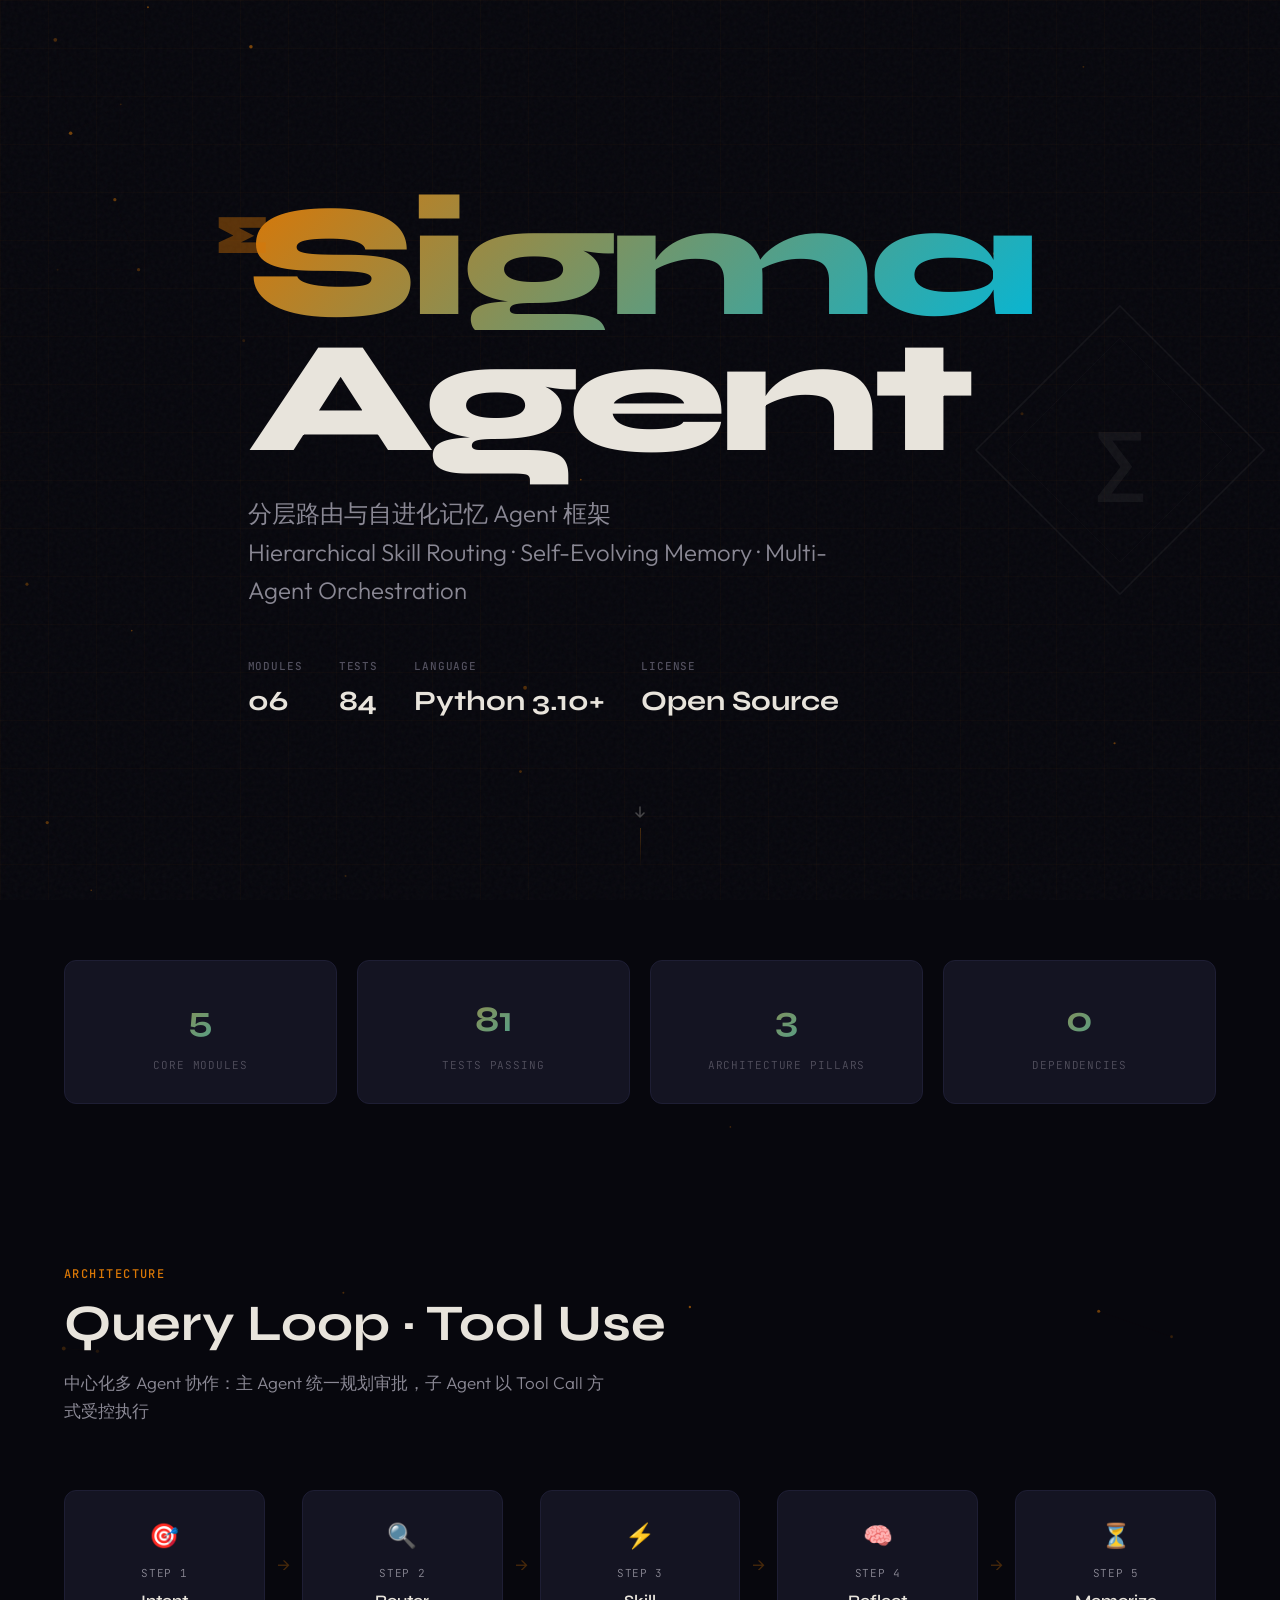
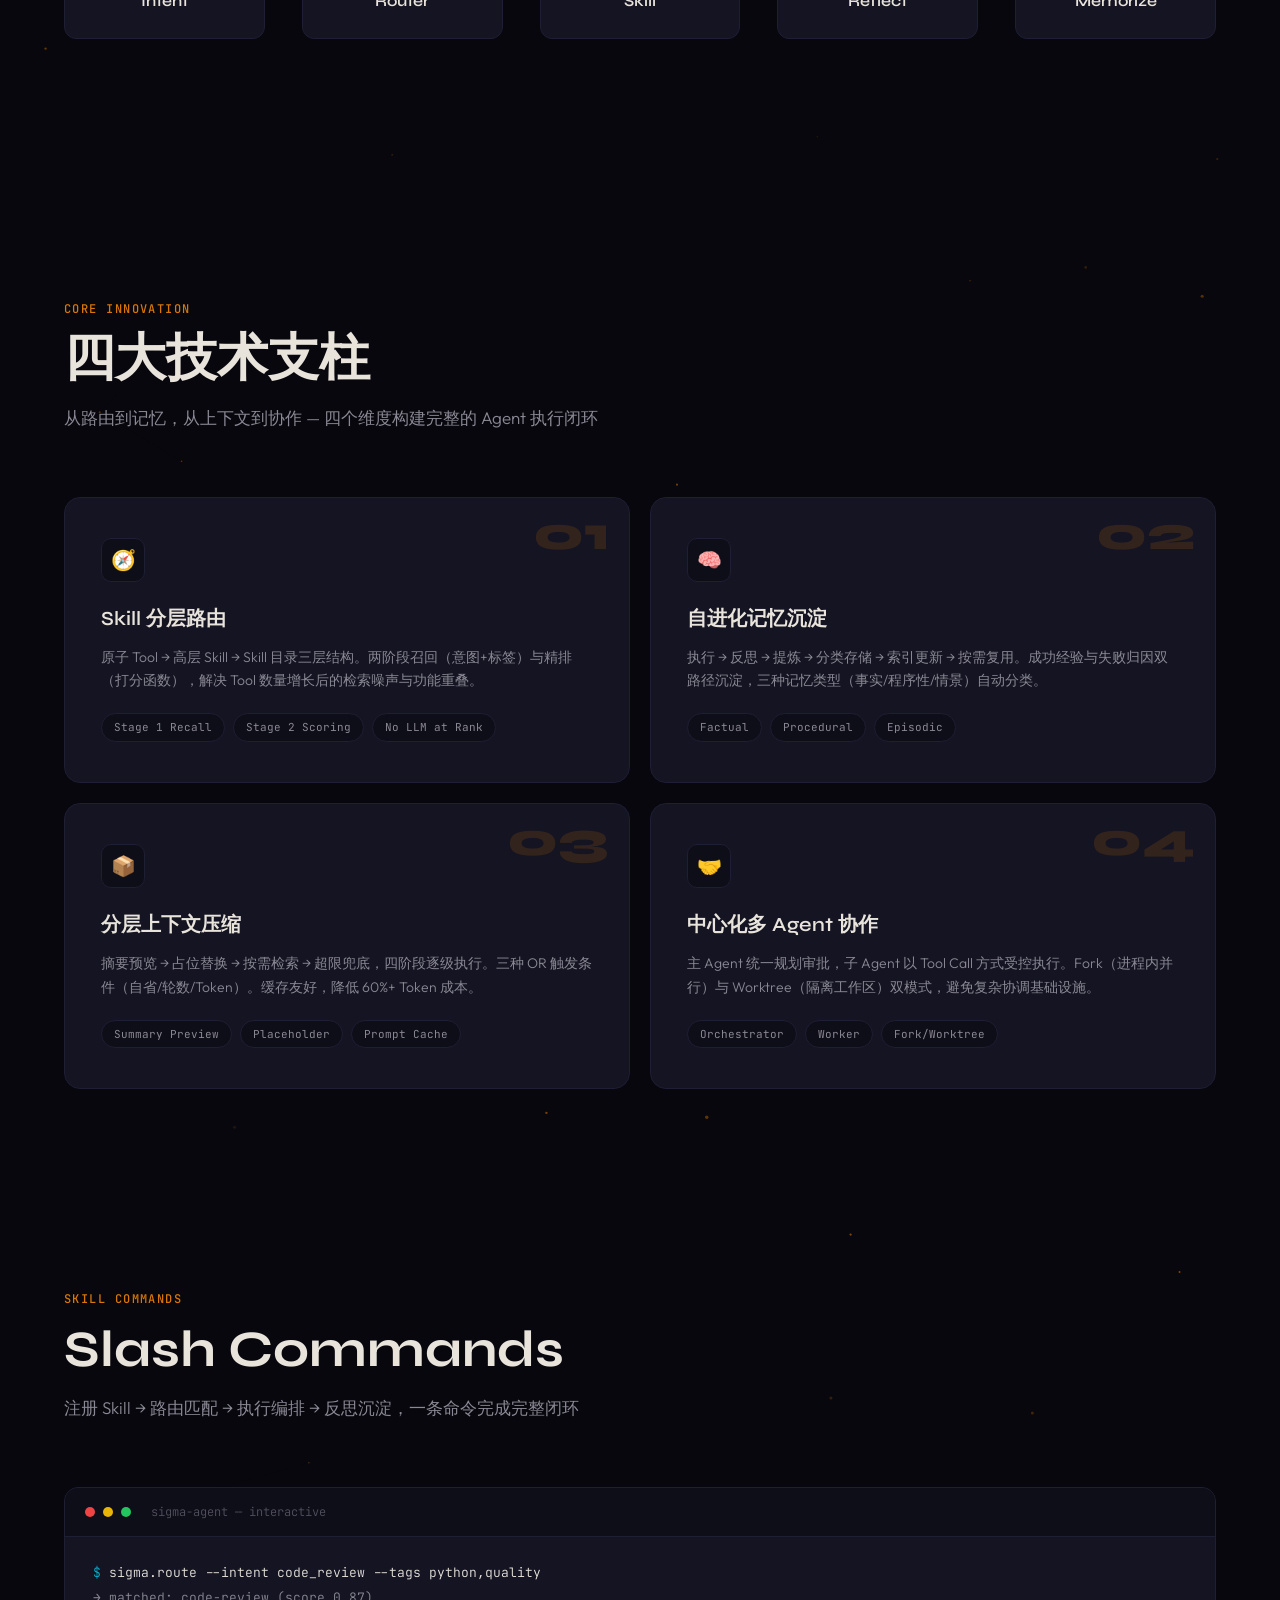
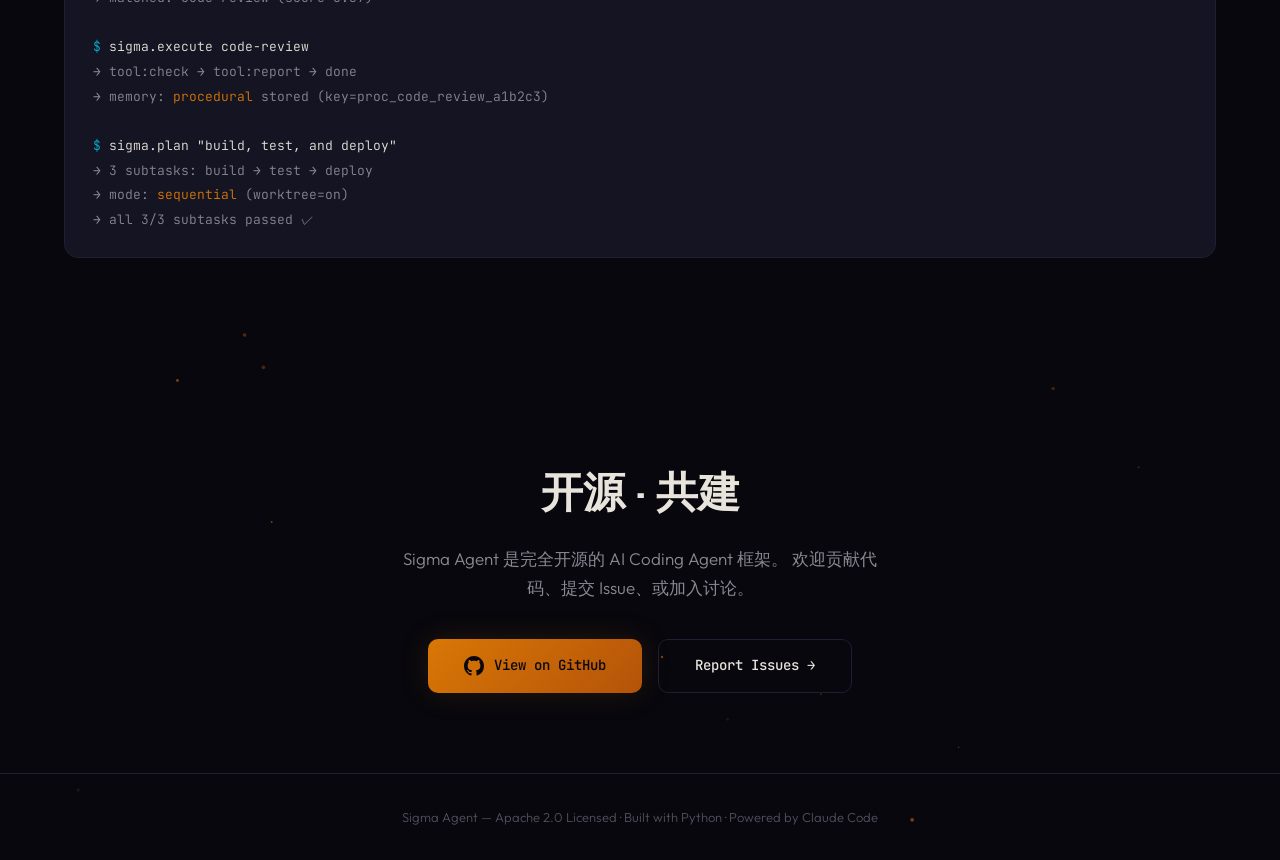
<file: site/index.html>
<!DOCTYPE html>
<html lang="zh-CN">
<head>
<meta charset="UTF-8">
<meta name="viewport" content="width=device-width, initial-scale=1.0">
<title>Sigma Agent — 分层路由与自进化记忆 Agent 框架</title>
<link rel="preconnect" href="https://fonts.googleapis.com">
<link href="https://fonts.googleapis.com/css2?family=JetBrains+Mono:wght@400;500;600;700&family=Outfit:wght@300;400;500;600;700&family=Syne:wght@600;700;800&display=swap" rel="stylesheet">
<style>
/* ── Reset & Base ── */
*, *::before, *::after { margin: 0; padding: 0; box-sizing: border-box; }
html { scroll-behavior: smooth; }
body {
  background: #07070d;
  color: #d4d2cc;
  font-family: 'Outfit', sans-serif;
  font-weight: 300;
  font-size: 16px;
  line-height: 1.7;
  overflow-x: hidden;
  -webkit-font-smoothing: antialiased;
}

/* ── Variables ── */
:root {
  --bg-primary: #07070d;
  --bg-surface: #0e0e18;
  --bg-card: #141422;
  --bg-card-hover: #1a1a2e;
  --border: #1e1e34;
  --amber: #d97706;
  --amber-glow: rgba(217, 119, 6, 0.15);
  --amber-dim: #92400e;
  --cyan: #06b6d4;
  --cyan-glow: rgba(6, 182, 212, 0.12);
  --text-primary: #e8e4dc;
  --text-secondary: #8a8894;
  --text-dim: #52505e;
  --grid-size: 48px;
}

/* ── Grid Background ── */
body::before {
  content: '';
  position: fixed;
  inset: 0;
  background-image:
    linear-gradient(rgba(217, 119, 6, 0.03) 1px, transparent 1px),
    linear-gradient(90deg, rgba(217, 119, 6, 0.03) 1px, transparent 1px);
  background-size: var(--grid-size) var(--grid-size);
  pointer-events: none;
  z-index: 0;
}

/* ── Grain Overlay ── */
body::after {
  content: '';
  position: fixed;
  inset: 0;
  opacity: 0.035;
  background-image: url("data:image/svg+xml,%3Csvg viewBox='0 0 256 256' xmlns='http://www.w3.org/2000/svg'%3E%3Cfilter id='n'%3E%3CfeTurbulence type='fractalNoise' baseFrequency='0.9' numOctaves='4' stitchTiles='stitch'/%3E%3C/filter%3E%3Crect width='100%25' height='100%25' filter='url(%23n)'/%3E%3C/svg%3E");
  pointer-events: none;
  z-index: 1;
}

/* ── Particles Canvas ── */
#particles {
  position: fixed;
  inset: 0;
  z-index: 0;
  pointer-events: none;
}

/* ── Container ── */
.container {
  position: relative;
  z-index: 2;
  max-width: 1200px;
  margin: 0 auto;
  padding: 0 24px;
}

/* ── Hero ── */
.hero {
  min-height: 100vh;
  display: flex;
  flex-direction: column;
  justify-content: center;
  position: relative;
  padding: 80px 0 60px;
}

.hero__sigma {
  font-family: 'Syne', sans-serif;
  font-weight: 800;
  font-size: clamp(72px, 15vw, 160px);
  line-height: 0.85;
  color: var(--text-primary);
  letter-spacing: -0.04em;
  opacity: 0;
  animation: fadeUp 1s 0.1s ease both;
  position: relative;
}
.hero__sigma::after {
  content: '∑';
  position: absolute;
  left: 0;
  top: 0;
  font-size: 0.35em;
  color: var(--amber);
  opacity: 0.4;
  transform: translate(-0.6em, 0.3em);
}

.hero__sigma span {
  display: block;
  background: linear-gradient(135deg, var(--amber) 0%, var(--cyan) 100%);
  -webkit-background-clip: text;
  -webkit-text-fill-color: transparent;
  background-clip: text;
}

.hero__tagline {
  font-family: 'Outfit', sans-serif;
  font-weight: 300;
  font-size: clamp(16px, 2.2vw, 24px);
  color: var(--text-secondary);
  max-width: 600px;
  margin-top: 28px;
  opacity: 0;
  animation: fadeUp 1s 0.3s ease both;
  line-height: 1.6;
}

.hero__meta {
  display: flex;
  gap: 36px;
  margin-top: 48px;
  flex-wrap: wrap;
  opacity: 0;
  animation: fadeUp 1s 0.5s ease both;
}

.hero__meta-item {
  display: flex;
  flex-direction: column;
  gap: 2px;
}
.hero__meta-label {
  font-family: 'JetBrains Mono', monospace;
  font-size: 11px;
  font-weight: 500;
  color: var(--text-dim);
  text-transform: uppercase;
  letter-spacing: 0.08em;
}
.hero__meta-value {
  font-family: 'Syne', sans-serif;
  font-weight: 700;
  font-size: 28px;
  color: var(--text-primary);
}

/* ── Sigma Emblem ── */
.hero__emblem {
  position: absolute;
  right: 0;
  top: 50%;
  transform: translateY(-50%);
  width: 320px;
  height: 320px;
  opacity: 0.06;
  pointer-events: none;
}
.hero__emblem svg {
  width: 100%;
  height: 100%;
}

/* ── Scroll indicator ── */
.scroll-indicator {
  position: absolute;
  bottom: 32px;
  left: 50%;
  transform: translateX(-50%);
  display: flex;
  flex-direction: column;
  align-items: center;
  gap: 8px;
  opacity: 0.3;
  animation: pulse 2s ease-in-out infinite;
}
.scroll-indicator__line {
  width: 1px;
  height: 40px;
  background: linear-gradient(var(--amber), transparent);
}

/* ── Section ── */
.section {
  padding: 100px 0;
}

.section__header {
  margin-bottom: 64px;
  opacity: 0;
  transition: opacity 0.6s ease, transform 0.6s ease;
}
.section__header.visible {
  opacity: 1;
}
.section__label {
  font-family: 'JetBrains Mono', monospace;
  font-size: 12px;
  font-weight: 500;
  color: var(--amber);
  text-transform: uppercase;
  letter-spacing: 0.12em;
  margin-bottom: 12px;
}
.section__title {
  font-family: 'Syne', sans-serif;
  font-weight: 700;
  font-size: clamp(32px, 4vw, 52px);
  color: var(--text-primary);
  line-height: 1.1;
}
.section__sub {
  font-size: 17px;
  color: var(--text-secondary);
  max-width: 540px;
  margin-top: 16px;
  line-height: 1.7;
}

/* ── Pillars Grid ── */
.pillars {
  display: grid;
  grid-template-columns: repeat(2, 1fr);
  gap: 20px;
}

.pillar-card {
  background: var(--bg-card);
  border: 1px solid var(--border);
  border-radius: 16px;
  padding: 40px 36px;
  position: relative;
  overflow: hidden;
  transition: border-color 0.3s ease, transform 0.3s ease, box-shadow 0.3s ease;
  opacity: 0;
  transform: translateY(30px);
}
.pillar-card.visible {
  opacity: 1;
  transform: translateY(0);
  transition: opacity 0.6s ease, transform 0.6s ease, border-color 0.3s ease, box-shadow 0.3s ease;
}
.pillar-card:hover {
  border-color: var(--amber-dim);
  transform: translateY(-4px);
  box-shadow: 0 12px 40px rgba(217, 119, 6, 0.06);
}

.pillar-card__glow {
  position: absolute;
  top: -50%;
  right: -50%;
  width: 100%;
  height: 100%;
  background: radial-gradient(circle at 80% 20%, var(--amber-glow), transparent 60%);
  pointer-events: none;
  opacity: 0;
  transition: opacity 0.4s ease;
}
.pillar-card:hover .pillar-card__glow {
  opacity: 1;
}

.pillar-card__num {
  font-family: 'Syne', sans-serif;
  font-weight: 800;
  font-size: 48px;
  color: var(--amber);
  opacity: 0.15;
  position: absolute;
  top: 12px;
  right: 20px;
  line-height: 1;
}

.pillar-card__icon {
  width: 44px;
  height: 44px;
  border-radius: 10px;
  background: var(--bg-surface);
  border: 1px solid var(--border);
  display: flex;
  align-items: center;
  justify-content: center;
  font-size: 20px;
  margin-bottom: 20px;
}

.pillar-card__title {
  font-family: 'Syne', sans-serif;
  font-weight: 600;
  font-size: 20px;
  color: var(--text-primary);
  margin-bottom: 10px;
}

.pillar-card__desc {
  font-size: 14px;
  color: var(--text-secondary);
  line-height: 1.7;
}

.pillar-card__tags {
  display: flex;
  flex-wrap: wrap;
  gap: 8px;
  margin-top: 20px;
}

.pillar-card__tag {
  font-family: 'JetBrains Mono', monospace;
  font-size: 11px;
  padding: 4px 12px;
  border-radius: 20px;
  background: var(--bg-surface);
  color: var(--text-secondary);
  border: 1px solid var(--border);
  font-weight: 400;
}

/* ── Metrics ── */
.metrics {
  display: grid;
  grid-template-columns: repeat(4, 1fr);
  gap: 20px;
  margin: 60px 0;
}

.metric {
  background: var(--bg-card);
  border: 1px solid var(--border);
  border-radius: 12px;
  padding: 28px 24px;
  text-align: center;
  opacity: 0;
  transform: translateY(20px);
}
.metric.visible {
  opacity: 1;
  transform: translateY(0);
  transition: opacity 0.5s ease, transform 0.5s ease;
}

.metric__value {
  font-family: 'Syne', sans-serif;
  font-weight: 700;
  font-size: 36px;
  background: linear-gradient(135deg, var(--amber), var(--cyan));
  -webkit-background-clip: text;
  -webkit-text-fill-color: transparent;
  background-clip: text;
}

.metric__label {
  font-family: 'JetBrains Mono', monospace;
  font-size: 11px;
  color: var(--text-dim);
  text-transform: uppercase;
  letter-spacing: 0.08em;
  margin-top: 6px;
}

/* ── Terminal Section ── */
.terminal {
  background: var(--bg-card);
  border: 1px solid var(--border);
  border-radius: 14px;
  overflow: hidden;
  margin-top: 48px;
}

.terminal__bar {
  display: flex;
  align-items: center;
  gap: 8px;
  padding: 14px 20px;
  background: var(--bg-surface);
  border-bottom: 1px solid var(--border);
}

.terminal__dot {
  width: 10px;
  height: 10px;
  border-radius: 50%;
}
.terminal__dot--r { background: #ef4444; }
.terminal__dot--y { background: #eab308; }
.terminal__dot--g { background: #22c55e; }

.terminal__title {
  font-family: 'JetBrains Mono', monospace;
  font-size: 12px;
  color: var(--text-dim);
  margin-left: 12px;
}

.terminal__body {
  padding: 24px 28px;
  font-family: 'JetBrains Mono', monospace;
  font-size: 13px;
  line-height: 1.9;
  color: var(--text-secondary);
  min-height: 160px;
}

.terminal__line {
  opacity: 0;
  animation: typeIn 0.4s ease forwards;
}
.terminal__line .prompt { color: var(--cyan); }
.terminal__line .cmd { color: var(--text-primary); }
.terminal__line .output { color: var(--text-secondary); }
.terminal__line .highlight { color: var(--amber); }

/* ── Architecture Flow ── */
.flow-diagram {
  display: flex;
  align-items: center;
  justify-content: space-between;
  gap: 12px;
  margin: 60px 0;
  flex-wrap: wrap;
}

.flow-node {
  flex: 1;
  min-width: 120px;
  background: var(--bg-card);
  border: 1px solid var(--border);
  border-radius: 12px;
  padding: 24px 16px;
  text-align: center;
  position: relative;
  opacity: 0;
  transform: translateY(20px);
  transition: border-color 0.3s ease, transform 0.3s ease;
}
.flow-node.visible {
  opacity: 1;
  transform: translateY(0);
}
.flow-node:hover {
  border-color: var(--amber-dim);
  transform: translateY(-4px);
}

.flow-node__icon {
  font-size: 24px;
  margin-bottom: 8px;
}
.flow-node__label {
  font-family: 'JetBrains Mono', monospace;
  font-size: 11px;
  color: var(--text-secondary);
  text-transform: uppercase;
  letter-spacing: 0.06em;
}
.flow-node__name {
  font-family: 'Syne', sans-serif;
  font-weight: 600;
  font-size: 16px;
  color: var(--text-primary);
  margin-top: 4px;
}

.flow-arrow {
  font-size: 20px;
  color: var(--amber);
  opacity: 0.3;
  flex-shrink: 0;
  animation: arrowPulse 1.5s ease-in-out infinite;
}

/* ── GitHub CTA ── */
.cta {
  text-align: center;
  padding: 100px 0 80px;
  opacity: 0;
  transition: opacity 0.6s ease, transform 0.6s ease;
}
.cta.visible { opacity: 1; }

.cta__title {
  font-family: 'Syne', sans-serif;
  font-weight: 700;
  font-size: clamp(28px, 3.5vw, 42px);
  color: var(--text-primary);
  margin-bottom: 16px;
}

.cta__desc {
  color: var(--text-secondary);
  font-size: 17px;
  max-width: 480px;
  margin: 0 auto 36px;
  line-height: 1.7;
}

.btn {
  display: inline-flex;
  align-items: center;
  gap: 10px;
  padding: 14px 36px;
  border-radius: 10px;
  font-family: 'JetBrains Mono', monospace;
  font-size: 14px;
  font-weight: 500;
  text-decoration: none;
  transition: all 0.3s ease;
  cursor: pointer;
  border: none;
}

.btn--primary {
  background: linear-gradient(135deg, var(--amber), #b45309);
  color: #07070d;
  box-shadow: 0 0 30px rgba(217, 119, 6, 0.15);
}
.btn--primary:hover {
  transform: translateY(-2px);
  box-shadow: 0 8px 40px rgba(217, 119, 6, 0.25);
}

.btn--outline {
  background: transparent;
  color: var(--text-primary);
  border: 1px solid var(--border);
}
.btn--outline:hover {
  border-color: var(--amber-dim);
  background: var(--bg-card-hover);
}

.cta__buttons {
  display: flex;
  gap: 16px;
  justify-content: center;
  flex-wrap: wrap;
}

/* ── Footer ── */
.footer {
  border-top: 1px solid var(--border);
  padding: 32px 0;
  text-align: center;
  font-size: 13px;
  color: var(--text-dim);
  position: relative;
  z-index: 2;
}

/* ── Animations ── */
@keyframes fadeUp {
  from { opacity: 0; transform: translateY(24px); }
  to   { opacity: 1; transform: translateY(0); }
}

@keyframes pulse {
  0%, 100% { opacity: 0.3; }
  50% { opacity: 0.6; }
}

@keyframes typeIn {
  from { opacity: 0; transform: translateY(6px); }
  to   { opacity: 1; transform: translateY(0); }
}

@keyframes arrowPulse {
  0%, 100% { opacity: 0.2; transform: translateX(0); }
  50% { opacity: 0.6; transform: translateX(4px); }
}

/* ── Command List ── */
.command-list {
  list-style: none;
  margin-top: 40px;
}
.command-list li {
  padding: 14px 0;
  border-bottom: 1px solid var(--border);
  display: flex;
  align-items: center;
  gap: 16px;
  opacity: 0;
  transform: translateX(-10px);
  transition: opacity 0.4s ease, transform 0.4s ease;
}
.command-list li.visible {
  opacity: 1;
  transform: translateX(0);
}
.command-list .cmd {
  font-family: 'JetBrains Mono', monospace;
  font-weight: 500;
  font-size: 14px;
  color: var(--amber);
  min-width: 140px;
}
.command-list .desc {
  color: var(--text-secondary);
  font-size: 14px;
}
.command-list .arrow {
  color: var(--text-dim);
}

/* ── Responsive ── */
@media (max-width: 900px) {
  .pillars { grid-template-columns: 1fr; }
  .metrics { grid-template-columns: repeat(2, 1fr); }
  .flow-diagram { flex-direction: column; }
  .flow-arrow { transform: rotate(90deg); }
  .hero__emblem { display: none; }
}

@media (max-width: 480px) {
  .metrics { grid-template-columns: 1fr; }
  .hero__meta { gap: 20px; }
  .cta__buttons { flex-direction: column; align-items: center; }
}
</style>
</head>
<body>

<!-- Particles -->
<canvas id="particles"></canvas>

<!-- Hero -->
<section class="hero">
  <div class="container">
    <div class="hero__sigma">
      <span>Sigma</span>
      Agent
    </div>
    <p class="hero__tagline">
      分层路由与自进化记忆 Agent 框架<br>
      Hierarchical Skill Routing · Self-Evolving Memory · Multi-Agent Orchestration
    </p>
    <div class="hero__meta">
      <div class="hero__meta-item">
        <span class="hero__meta-label">Modules</span>
        <span class="hero__meta-value">06</span>
      </div>
      <div class="hero__meta-item">
        <span class="hero__meta-label">Tests</span>
        <span class="hero__meta-value">84</span>
      </div>
      <div class="hero__meta-item">
        <span class="hero__meta-label">Language</span>
        <span class="hero__meta-value">Python&nbsp;3.10+</span>
      </div>
      <div class="hero__meta-item">
        <span class="hero__meta-label">License</span>
        <span class="hero__meta-value">Open&nbsp;Source</span>
      </div>
    </div>
  </div>

  <div class="hero__emblem">
    <svg viewBox="0 0 200 200" fill="none" xmlns="http://www.w3.org/2000/svg">
      <path d="M100 10 L190 100 L100 190 L10 100 Z" stroke="currentColor" stroke-width="1"/>
      <path d="M100 30 L170 100 L100 170 L30 100 Z" stroke="currentColor" stroke-width="0.5" opacity="0.5"/>
      <circle cx="100" cy="100" r="50" stroke="currentColor" stroke-width="0.5" opacity="0.3"/>
      <text x="100" y="110" text-anchor="middle" dominant-baseline="middle" font-size="48" font-weight="bold" fill="currentColor">∑</text>
    </svg>
  </div>

  <div class="scroll-indicator">
    <svg width="16" height="16" viewBox="0 0 16 16" fill="none">
      <path d="M8 3v10M4 9l4 4 4-4" stroke="currentColor" stroke-width="1.5" stroke-linecap="round" stroke-linejoin="round"/>
    </svg>
    <div class="scroll-indicator__line"></div>
  </div>
</section>

<!-- Metrics -->
<div class="container">
  <div class="metrics" id="metrics">
    <div class="metric"><div class="metric__value">6</div><div class="metric__label">Core Modules</div></div>
    <div class="metric"><div class="metric__value">84</div><div class="metric__label">Tests Passing</div></div>
    <div class="metric"><div class="metric__value">4</div><div class="metric__label">Architecture Pillars</div></div>
    <div class="metric"><div class="metric__value">0</div><div class="metric__label">Dependencies</div></div>
  </div>
</div>

<!-- Architecture Flow -->
<section class="section" id="architecture">
  <div class="container">
    <div class="section__header">
      <div class="section__label">Architecture</div>
      <h2 class="section__title">Query Loop · Tool Use</h2>
      <p class="section__sub">中心化多 Agent 协作：主 Agent 统一规划审批，子 Agent 以 Tool Call 方式受控执行</p>
    </div>

    <div class="flow-diagram" id="flow">
      <div class="flow-node"><div class="flow-node__icon">🎯</div><div class="flow-node__label">Step 1</div><div class="flow-node__name">Intent</div></div>
      <div class="flow-arrow">→</div>
      <div class="flow-node"><div class="flow-node__icon">🔍</div><div class="flow-node__label">Step 2</div><div class="flow-node__name">Router</div></div>
      <div class="flow-arrow">→</div>
      <div class="flow-node"><div class="flow-node__icon">⚡</div><div class="flow-node__label">Step 3</div><div class="flow-node__name">Skill</div></div>
      <div class="flow-arrow">→</div>
      <div class="flow-node"><div class="flow-node__icon">🧠</div><div class="flow-node__label">Step 4</div><div class="flow-node__name">Reflect</div></div>
      <div class="flow-arrow">→</div>
      <div class="flow-node"><div class="flow-node__icon">⏳</div><div class="flow-node__label">Step 5</div><div class="flow-node__name">Memorize</div></div>
    </div>
  </div>
</section>

<!-- 4 Pillars -->
<section class="section" id="pillars">
  <div class="container">
    <div class="section__header">
      <div class="section__label">Core Innovation</div>
      <h2 class="section__title">四大技术支柱</h2>
      <p class="section__sub">从路由到记忆，从上下文到协作 — 四个维度构建完整的 Agent 执行闭环</p>
    </div>

    <div class="pillars" id="pillarGrid">
      <div class="pillar-card" style="transition-delay: 0.05s">
        <div class="pillar-card__glow"></div>
        <div class="pillar-card__num">01</div>
        <div class="pillar-card__icon">🧭</div>
        <div class="pillar-card__title">Skill 分层路由</div>
        <div class="pillar-card__desc">
          原子 Tool → 高层 Skill → Skill 目录三层结构。两阶段召回（意图+标签）与精排（打分函数），解决 Tool 数量增长后的检索噪声与功能重叠。
        </div>
        <div class="pillar-card__tags">
          <span class="pillar-card__tag">Stage 1 Recall</span>
          <span class="pillar-card__tag">Stage 2 Scoring</span>
          <span class="pillar-card__tag">No LLM at Rank</span>
        </div>
      </div>

      <div class="pillar-card" style="transition-delay: 0.15s">
        <div class="pillar-card__glow"></div>
        <div class="pillar-card__num">02</div>
        <div class="pillar-card__icon">🧠</div>
        <div class="pillar-card__title">自进化记忆沉淀</div>
        <div class="pillar-card__desc">
          执行 → 反思 → 提炼 → 分类存储 → 索引更新 → 按需复用。成功经验与失败归因双路径沉淀，三种记忆类型（事实/程序性/情景）自动分类。
        </div>
        <div class="pillar-card__tags">
          <span class="pillar-card__tag">Factual</span>
          <span class="pillar-card__tag">Procedural</span>
          <span class="pillar-card__tag">Episodic</span>
        </div>
      </div>

      <div class="pillar-card" style="transition-delay: 0.25s">
        <div class="pillar-card__glow"></div>
        <div class="pillar-card__num">03</div>
        <div class="pillar-card__icon">📦</div>
        <div class="pillar-card__title">分层上下文压缩</div>
        <div class="pillar-card__desc">
          摘要预览 → 占位替换 → 按需检索 → 超限兜底，四阶段逐级执行。三种 OR 触发条件（自省/轮数/Token）。缓存友好，降低 60%+ Token 成本。
        </div>
        <div class="pillar-card__tags">
          <span class="pillar-card__tag">Summary Preview</span>
          <span class="pillar-card__tag">Placeholder</span>
          <span class="pillar-card__tag">Prompt Cache</span>
        </div>
      </div>

      <div class="pillar-card" style="transition-delay: 0.35s">
        <div class="pillar-card__glow"></div>
        <div class="pillar-card__num">04</div>
        <div class="pillar-card__icon">🤝</div>
        <div class="pillar-card__title">中心化多 Agent 协作</div>
        <div class="pillar-card__desc">
          主 Agent 统一规划审批，子 Agent 以 Tool Call 方式受控执行。Fork（进程内并行）与 Worktree（隔离工作区）双模式，避免复杂协调基础设施。
        </div>
        <div class="pillar-card__tags">
          <span class="pillar-card__tag">Orchestrator</span>
          <span class="pillar-card__tag">Worker</span>
          <span class="pillar-card__tag">Fork/Worktree</span>
        </div>
      </div>
    </div>
  </div>
</section>

<!-- Terminal -->
<section class="section" id="cli">
  <div class="container">
    <div class="section__header">
      <div class="section__label">Skill Commands</div>
      <h2 class="section__title">Slash Commands</h2>
      <p class="section__sub">注册 Skill → 路由匹配 → 执行编排 → 反思沉淀，一条命令完成完整闭环</p>
    </div>

    <div class="terminal">
      <div class="terminal__bar">
        <div class="terminal__dot terminal__dot--r"></div>
        <div class="terminal__dot terminal__dot--y"></div>
        <div class="terminal__dot terminal__dot--g"></div>
        <span class="terminal__title">sigma-agent — interactive</span>
      </div>
      <div class="terminal__body" id="terminalBody">
        <div class="terminal__line"><span class="prompt">$ </span><span class="cmd">sigma.route --intent code_review --tags python,quality</span></div>
        <div class="terminal__line"><span class="output">→ matched: code-review (score 0.87)</span></div>
        <div class="terminal__line"><br></div>
        <div class="terminal__line"><span class="prompt">$ </span><span class="cmd">sigma.execute code-review</span></div>
        <div class="terminal__line"><span class="output">→ tool:check → tool:report → done</span></div>
        <div class="terminal__line"><span class="output">→ memory: <span class="highlight">procedural</span> stored (key=proc_code_review_a1b2c3)</span></div>
        <div class="terminal__line"><br></div>
        <div class="terminal__line"><span class="prompt">$ </span><span class="cmd">sigma.plan "build, test, and deploy"</span></div>
        <div class="terminal__line"><span class="output">→ 3 subtasks: build → test → deploy</span></div>
        <div class="terminal__line"><span class="output">→ mode: <span class="highlight">sequential</span> (worktree=on)</span></div>
        <div class="terminal__line"><span class="output">→ all 3/3 subtasks passed ✓</span></div>
      </div>
    </div>
  </div>
</section>

<!-- CTA -->
<section class="cta" id="cta">
  <div class="container">
    <h2 class="cta__title">开源 · 共建</h2>
    <p class="cta__desc">
      Sigma Agent 是完全开源的 AI Coding Agent 框架。
      欢迎贡献代码、提交 Issue、或加入讨论。
    </p>
    <div class="cta__buttons">
      <a href="https://github.com/lyz-wave/sigma-agent" class="btn btn--primary" target="_blank">
        <svg width="20" height="20" viewBox="0 0 24 24" fill="currentColor"><path d="M12 0C5.37 0 0 5.37 0 12c0 5.31 3.435 9.795 8.205 11.385.6.105.825-.255.825-.57 0-.285-.015-1.23-.015-2.235-3.015.555-3.795-.735-4.035-1.41-.135-.345-.72-1.41-1.23-1.695-.42-.225-1.02-.78-.015-.795.945-.015 1.62.87 1.845 1.23 1.08 1.815 2.805 1.305 3.495.99.105-.78.42-1.305.765-1.605-2.67-.3-5.46-1.335-5.46-5.925 0-1.305.465-2.385 1.23-3.225-.12-.3-.54-1.53.12-3.18 0 0 1.005-.315 3.3 1.23.96-.27 1.98-.405 3-.405s2.04.135 3 .405c2.295-1.56 3.3-1.23 3.3-1.23.66 1.65.24 2.88.12 3.18.765.84 1.23 1.905 1.23 3.225 0 4.605-2.805 5.625-5.475 5.925.435.375.81 1.095.81 2.22 0 1.605-.015 2.895-.015 3.3 0 .315.225.69.825.57A12.02 12.02 0 0024 12c0-6.63-5.37-12-12-12z"/></svg>
        View on GitHub
      </a>
      <a href="https://github.com/lyz-wave/sigma-agent/issues" class="btn btn--outline" target="_blank">
        Report Issues →
      </a>
    </div>
  </div>
</section>

<!-- Footer -->
<footer class="footer">
  <div class="container">
    Sigma Agent — Apache 2.0 Licensed · Built with Python · Powered by Claude Code
  </div>
</footer>

<script>
// ── Particles ──
const canvas = document.getElementById('particles');
const ctx = canvas.getContext('2d');
let particles = [];
let animId;

function resizeCanvas() {
  canvas.width = window.innerWidth;
  canvas.height = document.documentElement.scrollHeight;
}
resizeCanvas();
window.addEventListener('resize', resizeCanvas);

class Particle {
  constructor() { this.reset(); }
  reset() {
    this.x = Math.random() * canvas.width;
    this.y = Math.random() * canvas.height;
    this.size = Math.random() * 1.5 + 0.5;
    this.speedX = (Math.random() - 0.5) * 0.3;
    this.speedY = (Math.random() - 0.5) * 0.3;
    this.opacity = Math.random() * 0.5 + 0.1;
  }
  update() {
    this.x += this.speedX;
    this.y += this.speedY;
    if (this.x < 0 || this.x > canvas.width || this.y < 0 || this.y > canvas.height) this.reset();
  }
  draw() {
    ctx.beginPath();
    ctx.arc(this.x, this.y, this.size, 0, Math.PI * 2);
    ctx.fillStyle = `rgba(217, 119, 6, ${this.opacity})`;
    ctx.fill();
  }
}

for (let i = 0; i < 80; i++) particles.push(new Particle());

function drawConnections() {
  for (let i = 0; i < particles.length; i++) {
    for (let j = i + 1; j < particles.length; j++) {
      const dx = particles[i].x - particles[j].x;
      const dy = particles[i].y - particles[j].y;
      const dist = Math.sqrt(dx * dx + dy * dy);
      if (dist < 150) {
        ctx.beginPath();
        ctx.moveTo(particles[i].x, particles[i].y);
        ctx.lineTo(particles[j].x, particles[j].y);
        ctx.strokeStyle = `rgba(217, 119, 6, ${0.06 * (1 - dist / 150)})`;
        ctx.lineWidth = 0.5;
        ctx.stroke();
      }
    }
  }
}

function animateParticles() {
  ctx.clearRect(0, 0, canvas.width, canvas.height);
  particles.forEach(p => { p.update(); p.draw(); });
  drawConnections();
  animId = requestAnimationFrame(animateParticles);
}
requestAnimationFrame(animateParticles);

// ── Scroll Reveal ──
const observer = new IntersectionObserver((entries) => {
  entries.forEach(entry => {
    if (entry.isIntersecting) {
      entry.target.classList.add('visible');
    }
  });
}, { threshold: 0.1 });

document.querySelectorAll('.metric, .pillar-card, .flow-node, .command-list li, .section__header, .cta').forEach(el => observer.observe(el));

// ── Metrics Counter ──
function animateCounter(el, target, duration = 1500) {
  const start = performance.now();
  function tick(now) {
    const elapsed = now - start;
    const progress = Math.min(elapsed / duration, 1);
    const eased = 1 - Math.pow(1 - progress, 3);
    el.textContent = Math.floor(eased * target);
    if (progress < 1) requestAnimationFrame(tick);
  }
  requestAnimationFrame(tick);
}

const metricObserver = new IntersectionObserver((entries) => {
  entries.forEach(entry => {
    if (entry.isIntersecting) {
      const valueEl = entry.target.querySelector('.metric__value');
      const target = parseInt(valueEl.textContent);
      animateCounter(valueEl, target);
      metricObserver.unobserve(entry.target);
    }
  });
}, { threshold: 0.5 });
document.querySelectorAll('.metric').forEach(el => metricObserver.observe(el));

// ── Terminal typewriter ──
(function typeTerminal() {
  const body = document.getElementById('terminalBody');
  const lines = body.querySelectorAll('.terminal__line');
  lines.forEach((line, i) => {
    line.style.animationDelay = `${i * 0.15}s`;
  });
})();
</script>
</body>
</html>
</file>
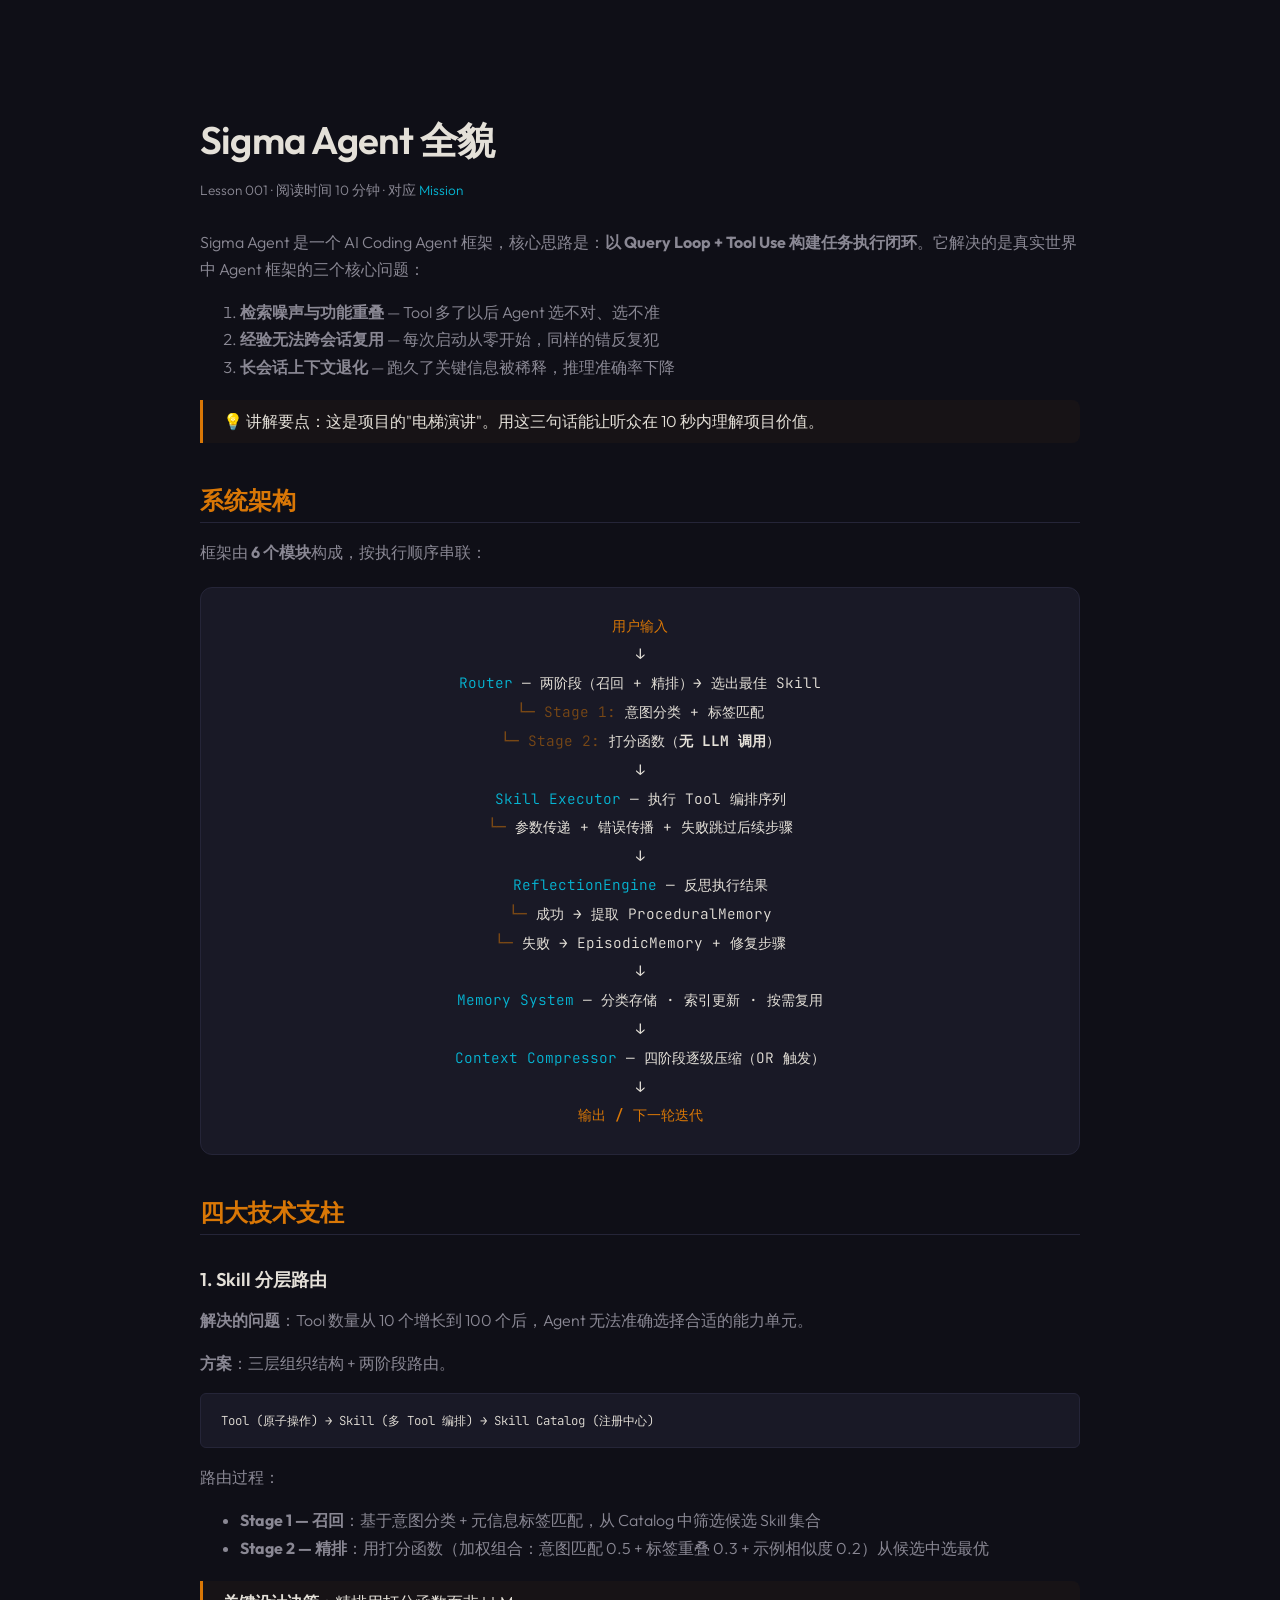
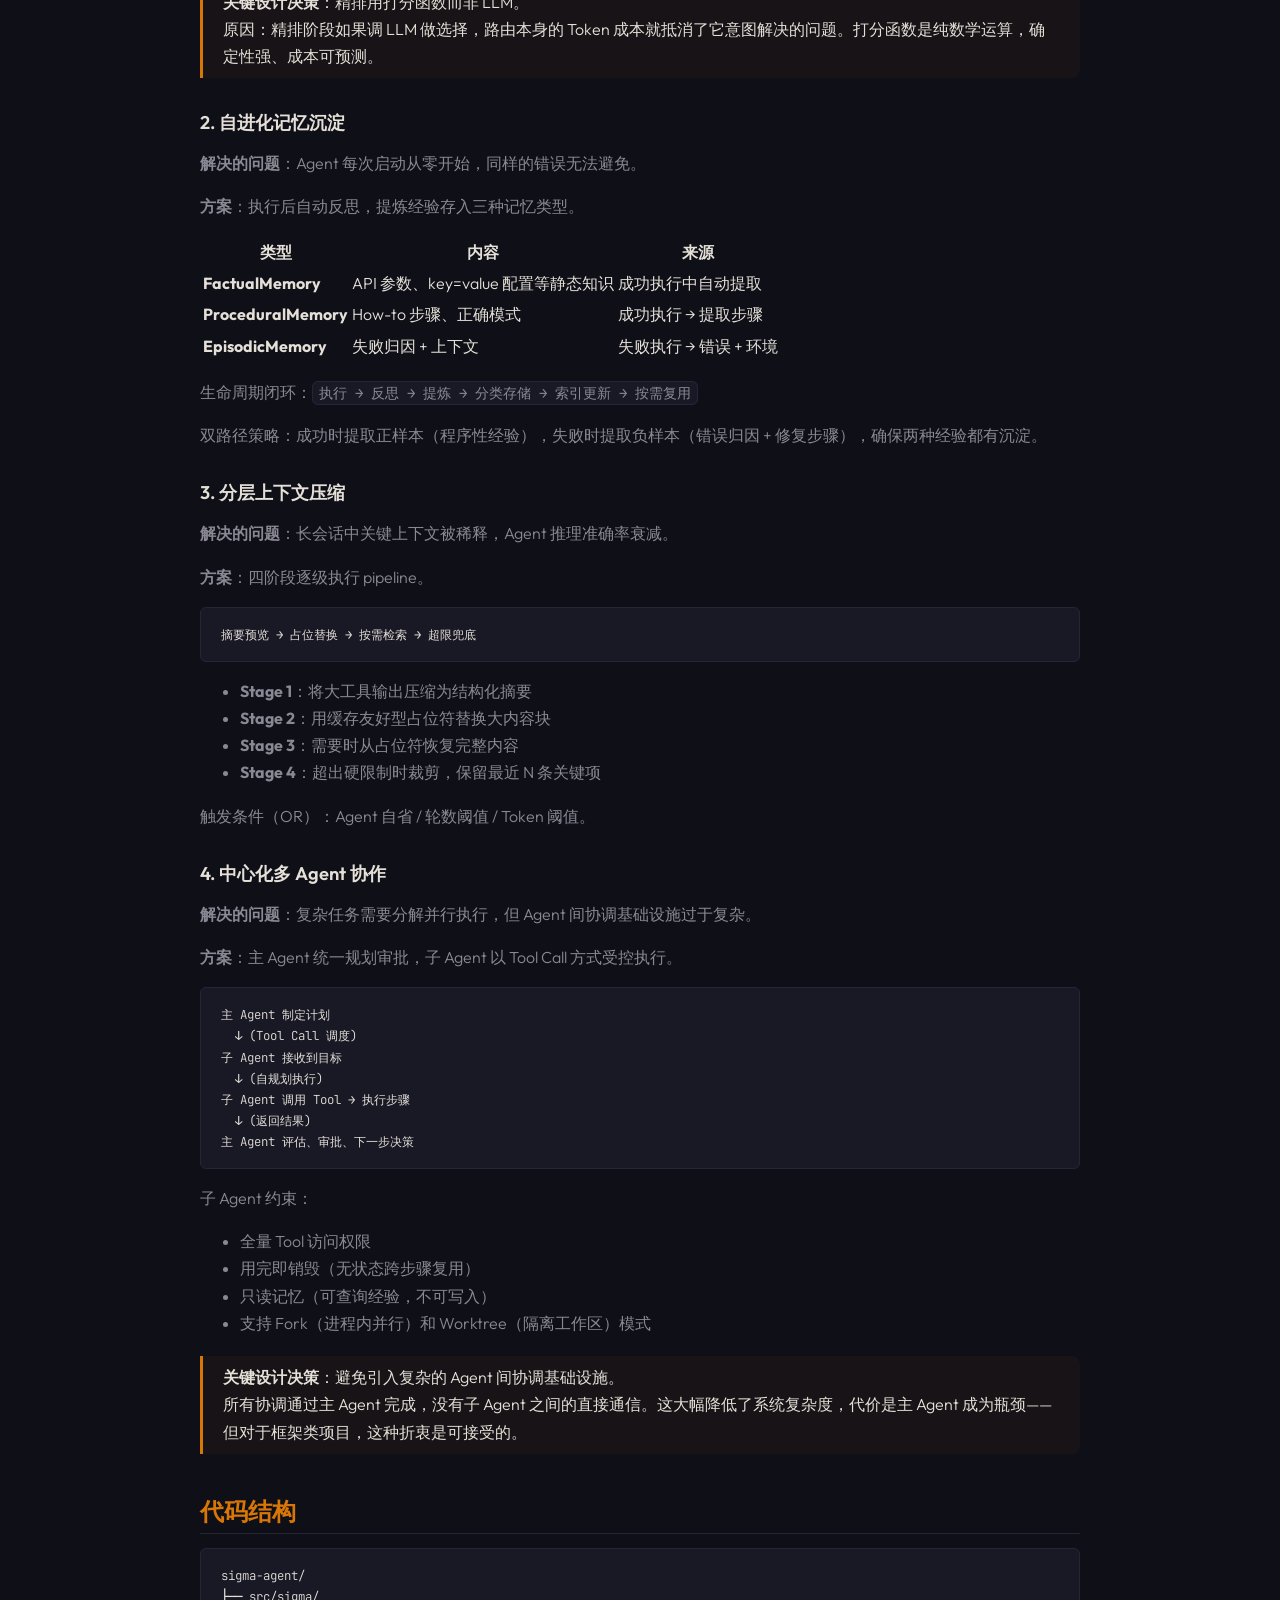
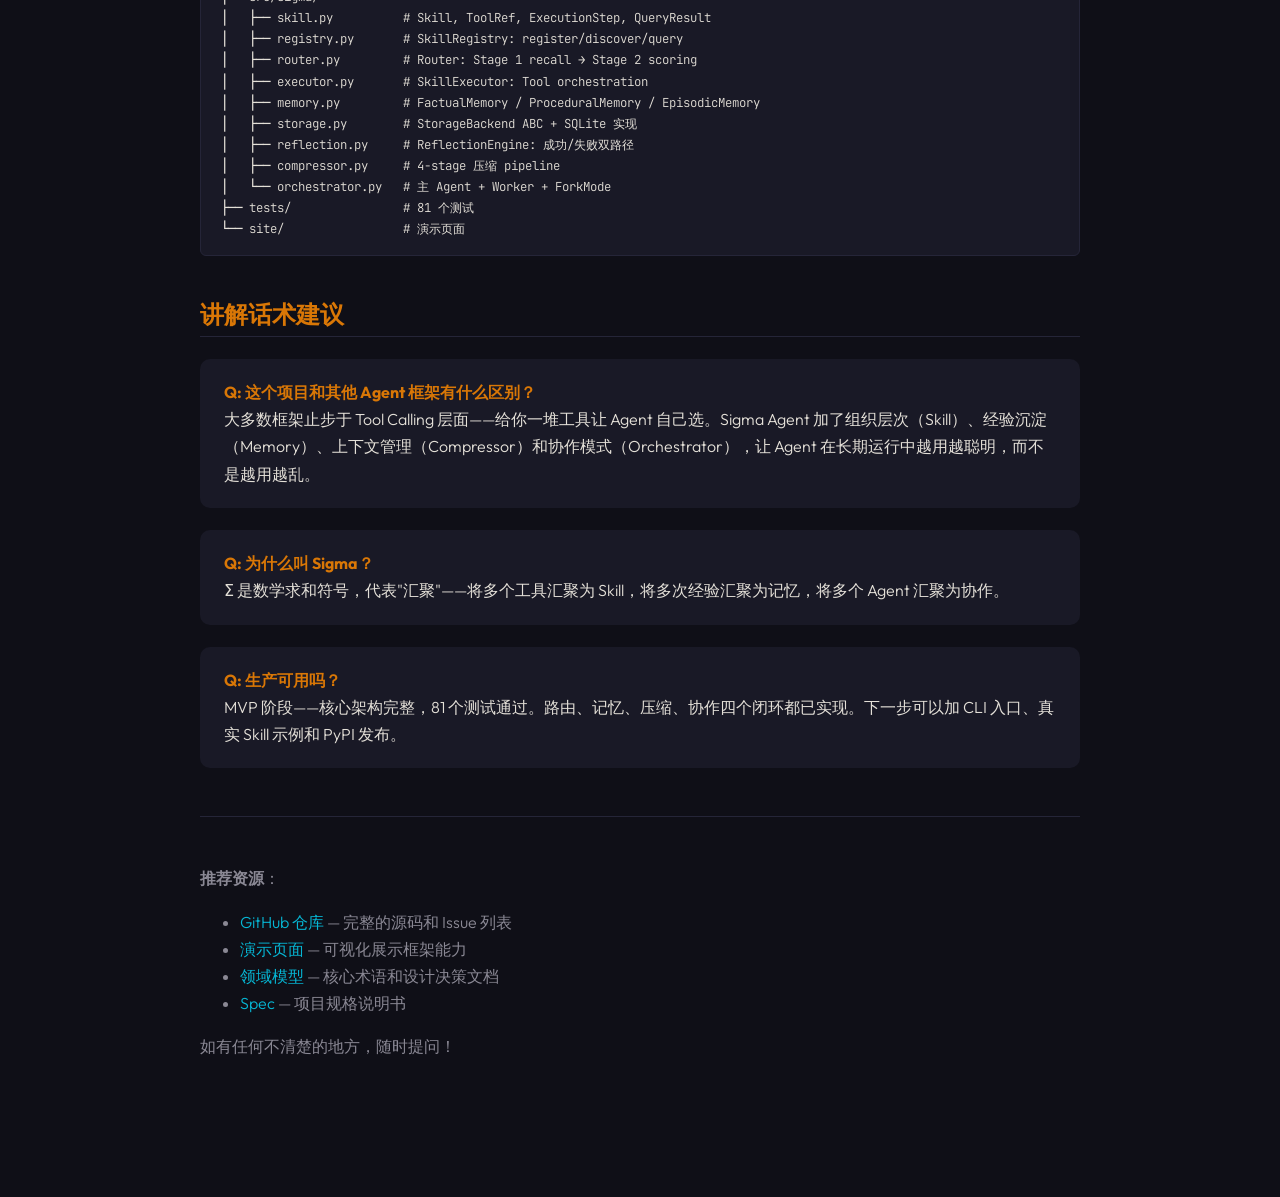
<file: lessons/0001-sigma-agent-overview.html>
<!DOCTYPE html>
<html lang="zh-CN">
<head>
<meta charset="UTF-8">
<meta name="viewport" content="width=device-width, initial-scale=1.0">
<title>Lesson 001 — Sigma Agent 全貌</title>
<link rel="preconnect" href="https://fonts.googleapis.com">
<link href="https://fonts.googleapis.com/css2?family=JetBrains+Mono:wght@400;500&family=Outfit:wght@300;400;600&display=swap" rel="stylesheet">
<link rel="stylesheet" href="../assets/lesson.css">
</head>
<body>

<h1>Sigma Agent 全貌</h1>
<p class="meta">Lesson 001 · 阅读时间 10 分钟 · 对应 <a href="../MISSION.md">Mission</a></p>

<p>Sigma Agent 是一个 AI Coding Agent 框架，核心思路是：<strong>以 Query Loop + Tool Use 构建任务执行闭环</strong>。它解决的是真实世界中 Agent 框架的三个核心问题：</p>

<ol>
  <li><strong>检索噪声与功能重叠</strong> — Tool 多了以后 Agent 选不对、选不准</li>
  <li><strong>经验无法跨会话复用</strong> — 每次启动从零开始，同样的错反复犯</li>
  <li><strong>长会话上下文退化</strong> — 跑久了关键信息被稀释，推理准确率下降</li>
</ol>

<blockquote>
💡 讲解要点：这是项目的"电梯演讲"。用这三句话能让听众在 10 秒内理解项目价值。
</blockquote>

<h2>系统架构</h2>

<p>框架由 <strong>6 个模块</strong>构成，按执行顺序串联：</p>

<div class="diagram">
<span class="hl">用户输入</span><br>
↓<br>
<span class="hl-cyan">Router</span> — 两阶段（召回 + 精排）→ 选出最佳 Skill<br>
<span class="arrow">└─ Stage 1:</span> 意图分类 + 标签匹配<br>
<span class="arrow">└─ Stage 2:</span> 打分函数（<strong>无 LLM 调用</strong>）<br>
↓<br>
<span class="hl-cyan">Skill Executor</span> — 执行 Tool 编排序列<br>
<span class="arrow">└─</span> 参数传递 + 错误传播 + 失败跳过后续步骤<br>
↓<br>
<span class="hl-cyan">ReflectionEngine</span> — 反思执行结果<br>
<span class="arrow">└─</span> 成功 → 提取 ProceduralMemory<br>
<span class="arrow">└─</span> 失败 → EpisodicMemory + 修复步骤<br>
↓<br>
<span class="hl-cyan">Memory System</span> — 分类存储 · 索引更新 · 按需复用<br>
↓<br>
<span class="hl-cyan">Context Compressor</span> — 四阶段逐级压缩（OR 触发）<br>
↓<br>
<span class="hl">输出 / 下一轮迭代</span>
</div>

<h2>四大技术支柱</h2>

<h3>1. Skill 分层路由</h3>

<p><strong>解决的问题</strong>：Tool 数量从 10 个增长到 100 个后，Agent 无法准确选择合适的能力单元。</p>

<p><strong>方案</strong>：三层组织结构 + 两阶段路由。</p>

<pre><code>Tool (原子操作) → Skill (多 Tool 编排) → Skill Catalog (注册中心)</code></pre>

<p>路由过程：</p>
<ul>
  <li><strong>Stage 1 — 召回</strong>：基于意图分类 + 元信息标签匹配，从 Catalog 中筛选候选 Skill 集合</li>
  <li><strong>Stage 2 — 精排</strong>：用打分函数（加权组合：意图匹配 0.5 + 标签重叠 0.3 + 示例相似度 0.2）从候选中选最优</li>
</ul>

<blockquote>
<strong>关键设计决策</strong>：精排用打分函数而非 LLM。<br>
原因：精排阶段如果调 LLM 做选择，路由本身的 Token 成本就抵消了它意图解决的问题。打分函数是纯数学运算，确定性强、成本可预测。
</blockquote>

<h3>2. 自进化记忆沉淀</h3>

<p><strong>解决的问题</strong>：Agent 每次启动从零开始，同样的错误无法避免。</p>

<p><strong>方案</strong>：执行后自动反思，提炼经验存入三种记忆类型。</p>

<table>
  <tr><th>类型</th><th>内容</th><th>来源</th></tr>
  <tr><td><strong>FactualMemory</strong></td><td>API 参数、key=value 配置等静态知识</td><td>成功执行中自动提取</td></tr>
  <tr><td><strong>ProceduralMemory</strong></td><td>How-to 步骤、正确模式</td><td>成功执行 → 提取步骤</td></tr>
  <tr><td><strong>EpisodicMemory</strong></td><td>失败归因 + 上下文</td><td>失败执行 → 错误 + 环境</td></tr>
</table>

<p>生命周期闭环：<code>执行 → 反思 → 提炼 → 分类存储 → 索引更新 → 按需复用</code></p>

<p>双路径策略：成功时提取正样本（程序性经验），失败时提取负样本（错误归因 + 修复步骤），确保两种经验都有沉淀。</p>

<h3>3. 分层上下文压缩</h3>

<p><strong>解决的问题</strong>：长会话中关键上下文被稀释，Agent 推理准确率衰减。</p>

<p><strong>方案</strong>：四阶段逐级执行 pipeline。</p>

<pre><code>摘要预览 → 占位替换 → 按需检索 → 超限兜底</code></pre>

<ul>
  <li><strong>Stage 1</strong>：将大工具输出压缩为结构化摘要</li>
  <li><strong>Stage 2</strong>：用缓存友好型占位符替换大内容块</li>
  <li><strong>Stage 3</strong>：需要时从占位符恢复完整内容</li>
  <li><strong>Stage 4</strong>：超出硬限制时裁剪，保留最近 N 条关键项</li>
</ul>

<p>触发条件（OR）：Agent 自省 / 轮数阈值 / Token 阈值。</p>

<h3>4. 中心化多 Agent 协作</h3>

<p><strong>解决的问题</strong>：复杂任务需要分解并行执行，但 Agent 间协调基础设施过于复杂。</p>

<p><strong>方案</strong>：主 Agent 统一规划审批，子 Agent 以 Tool Call 方式受控执行。</p>

<pre><code>主 Agent 制定计划
  ↓ (Tool Call 调度)
子 Agent 接收到目标
  ↓ (自规划执行)
子 Agent 调用 Tool → 执行步骤
  ↓ (返回结果)
主 Agent 评估、审批、下一步决策</code></pre>

<p>子 Agent 约束：</p>
<ul>
  <li>全量 Tool 访问权限</li>
  <li>用完即销毁（无状态跨步骤复用）</li>
  <li>只读记忆（可查询经验，不可写入）</li>
  <li>支持 Fork（进程内并行）和 Worktree（隔离工作区）模式</li>
</ul>

<blockquote>
<strong>关键设计决策</strong>：避免引入复杂的 Agent 间协调基础设施。<br>
所有协调通过主 Agent 完成，没有子 Agent 之间的直接通信。这大幅降低了系统复杂度，代价是主 Agent 成为瓶颈——但对于框架类项目，这种折衷是可接受的。
</blockquote>

<h2>代码结构</h2>

<pre><code>sigma-agent/
├── src/sigma/
│   ├── skill.py          # Skill, ToolRef, ExecutionStep, QueryResult
│   ├── registry.py       # SkillRegistry: register/discover/query
│   ├── router.py         # Router: Stage 1 recall → Stage 2 scoring
│   ├── executor.py       # SkillExecutor: Tool orchestration
│   ├── memory.py         # FactualMemory / ProceduralMemory / EpisodicMemory
│   ├── storage.py        # StorageBackend ABC + SQLite 实现
│   ├── reflection.py     # ReflectionEngine: 成功/失败双路径
│   ├── compressor.py     # 4-stage 压缩 pipeline
│   └── orchestrator.py   # 主 Agent + Worker + ForkMode
├── tests/                # 81 个测试
└── site/                 # 演示页面</code></pre>

<h2>讲解话术建议</h2>

<div class="qa">
<strong>Q: 这个项目和其他 Agent 框架有什么区别？</strong><br>
大多数框架止步于 Tool Calling 层面——给你一堆工具让 Agent 自己选。Sigma Agent 加了组织层次（Skill）、经验沉淀（Memory）、上下文管理（Compressor）和协作模式（Orchestrator），让 Agent 在长期运行中越用越聪明，而不是越用越乱。
</div>

<div class="qa">
<strong>Q: 为什么叫 Sigma？</strong><br>
Σ 是数学求和符号，代表"汇聚"——将多个工具汇聚为 Skill，将多次经验汇聚为记忆，将多个 Agent 汇聚为协作。
</div>

<div class="qa">
<strong>Q: 生产可用吗？</strong><br>
MVP 阶段——核心架构完整，81 个测试通过。路由、记忆、压缩、协作四个闭环都已实现。下一步可以加 CLI 入口、真实 Skill 示例和 PyPI 发布。
</div>

<hr style="border: none; border-top: 1px solid var(--border); margin: 3em 0;">

<p><strong>推荐资源</strong>：</p>
<ul>
  <li><a href="https://github.com/lyz-wave/sigma-agent">GitHub 仓库</a> — 完整的源码和 Issue 列表</li>
  <li><a href="../site/index.html">演示页面</a> — 可视化展示框架能力</li>
  <li><a href="../CONTEXT.md">领域模型</a> — 核心术语和设计决策文档</li>
  <li><a href="../.scratch/spec-skill-agent-framework.md">Spec</a> — 项目规格说明书</li>
</ul>

<p>如有任何不清楚的地方，随时提问！</p>

</body>
</html>
</file>
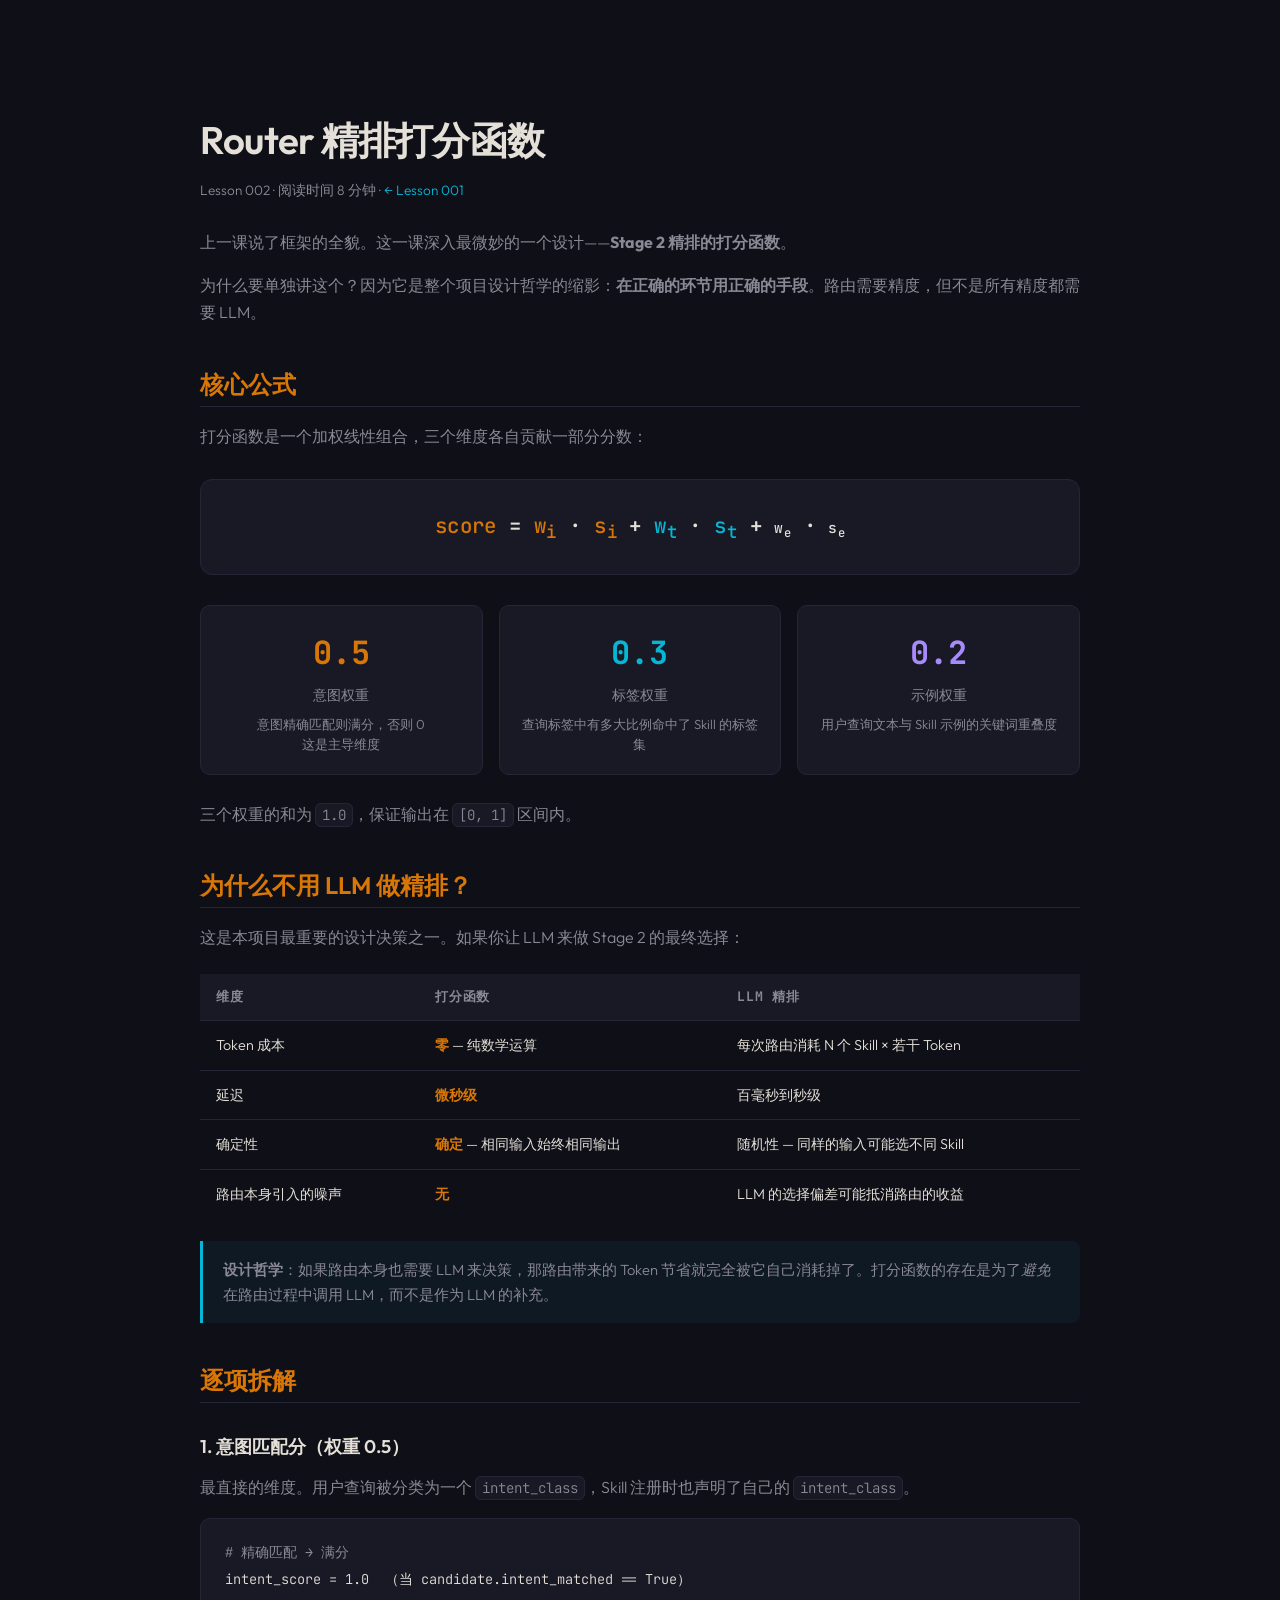
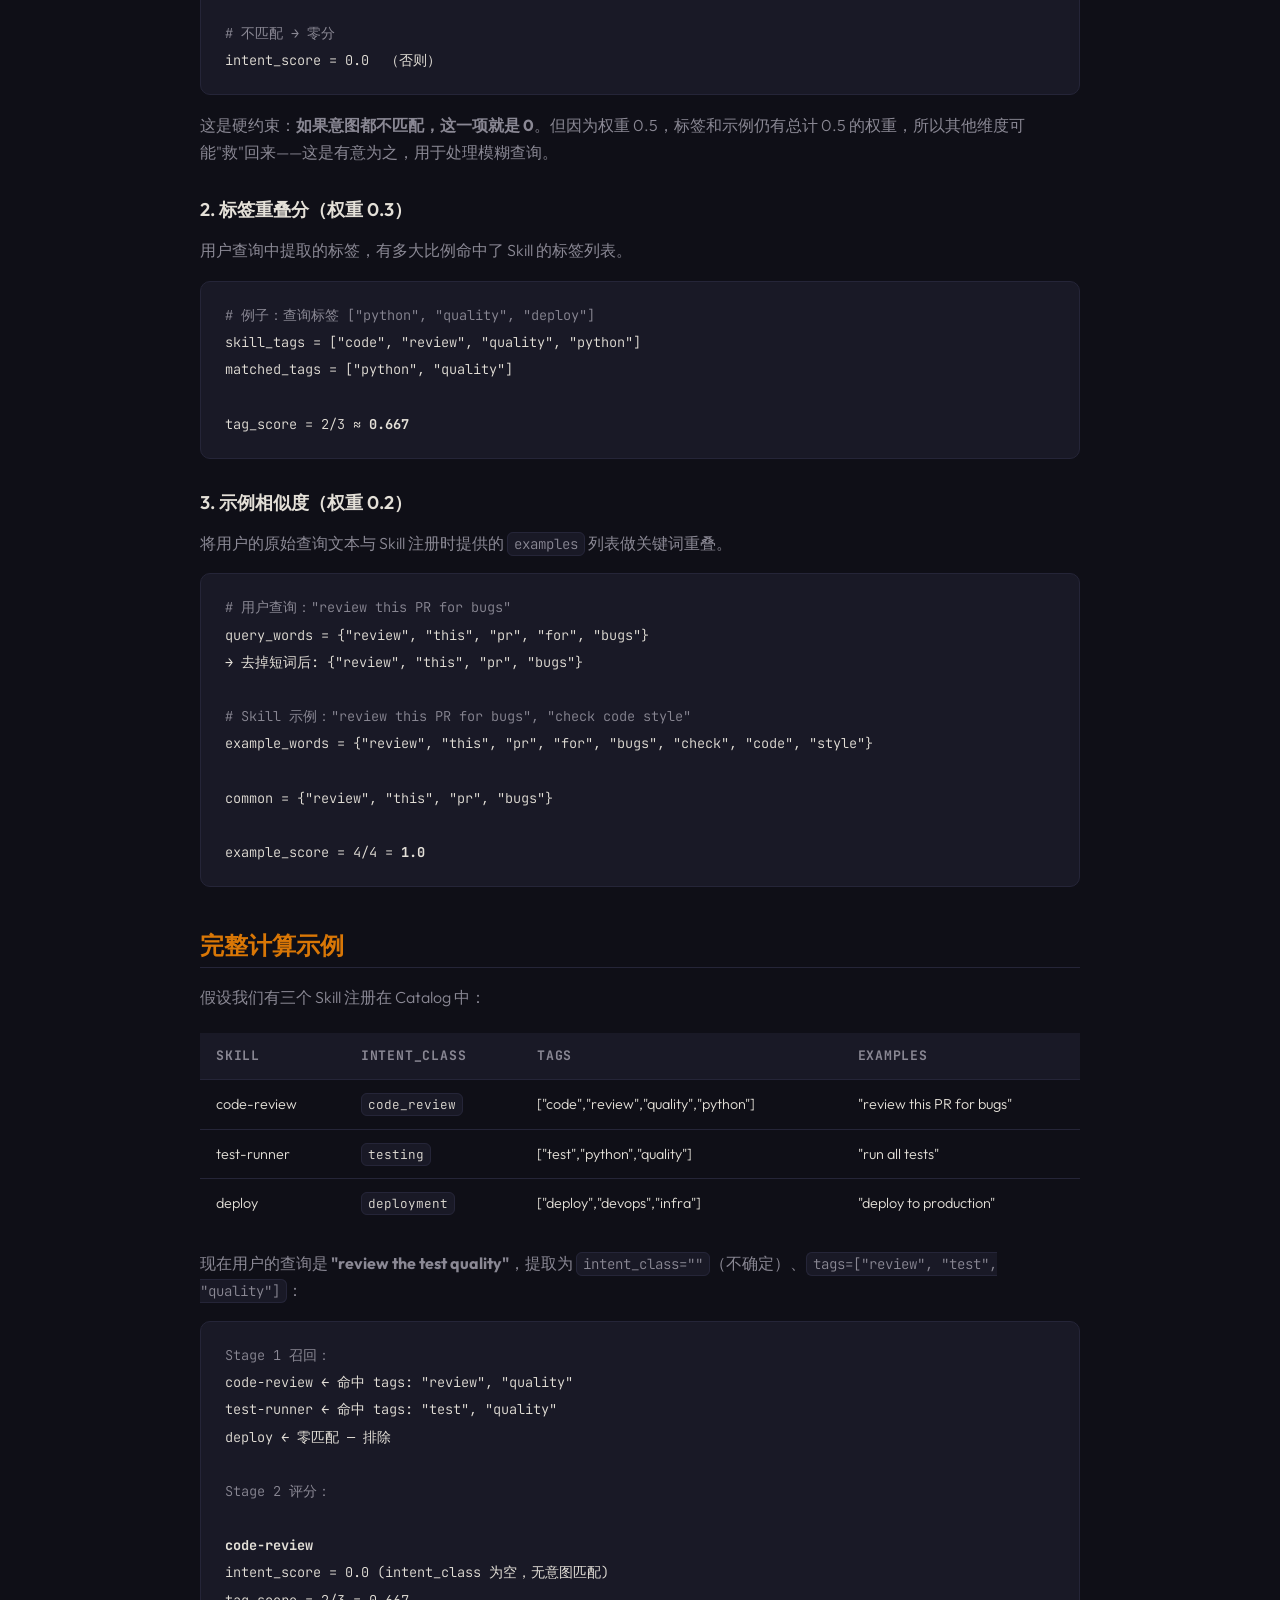
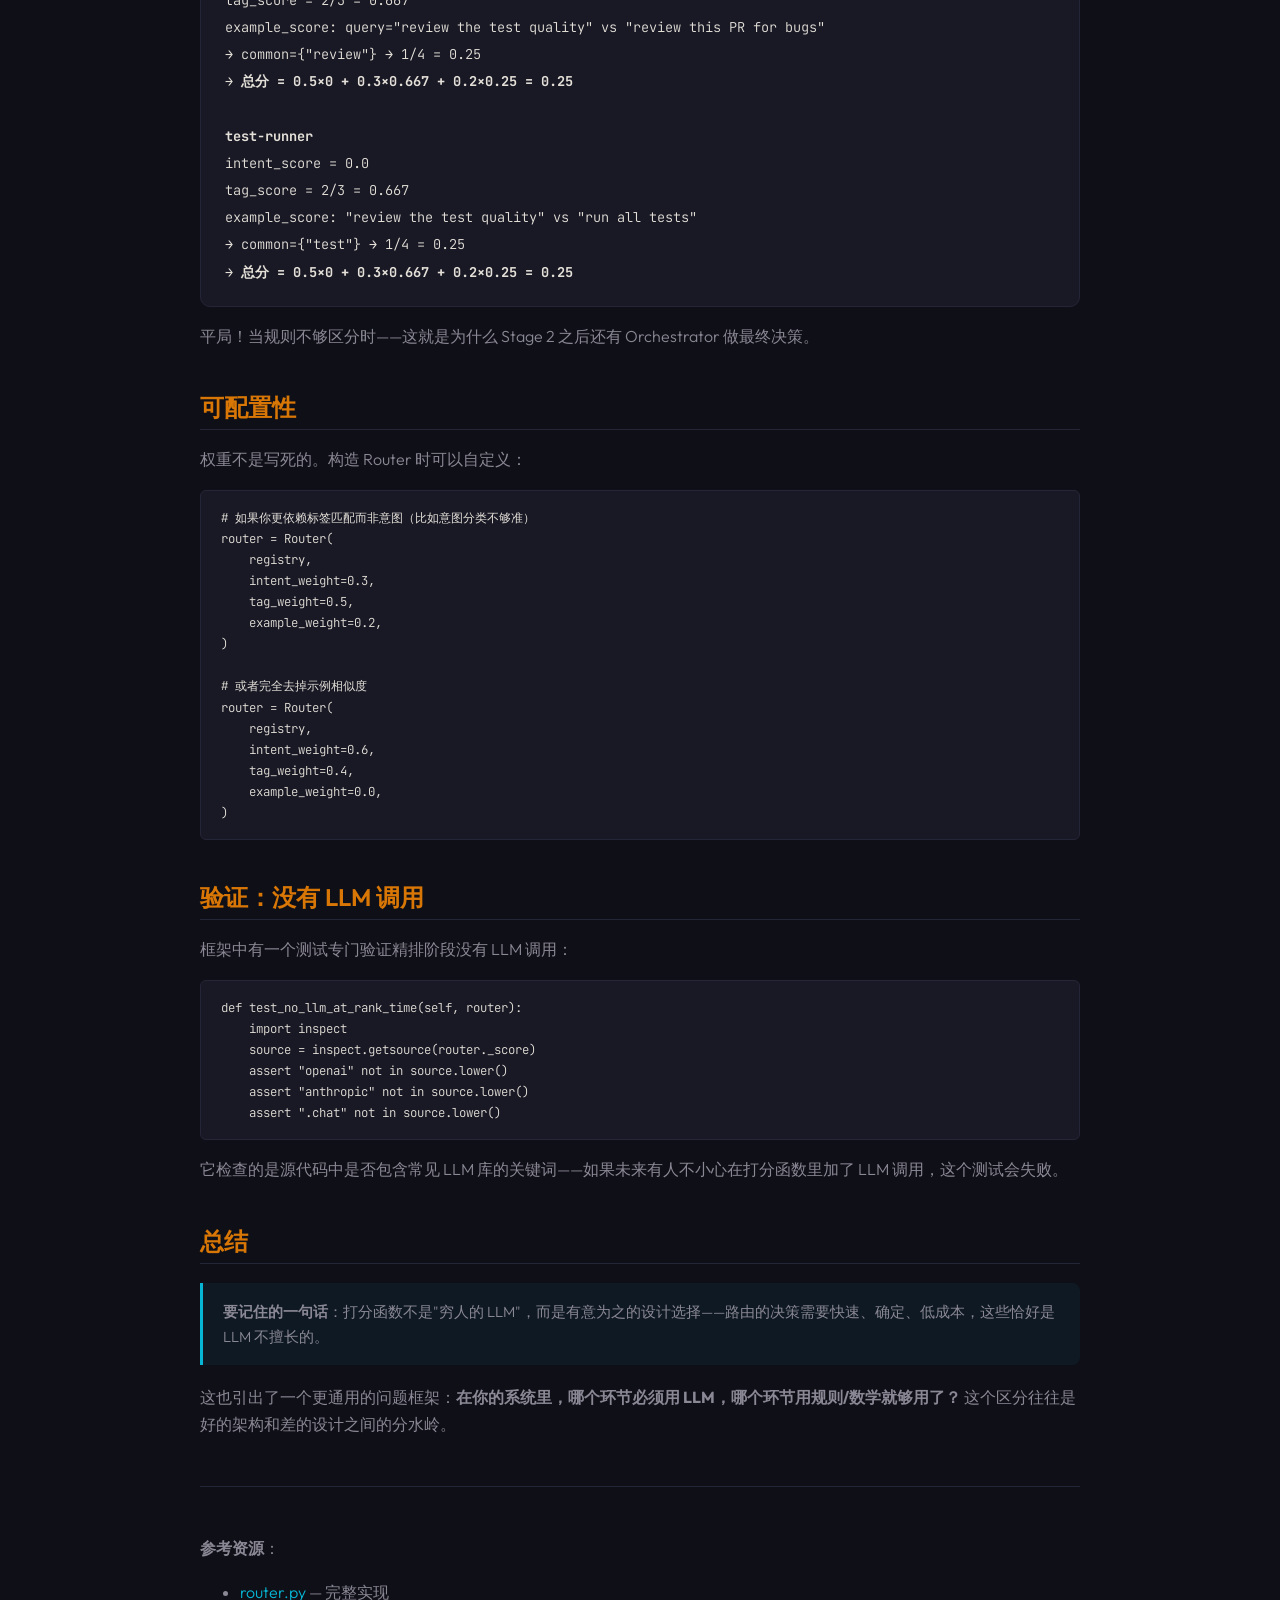
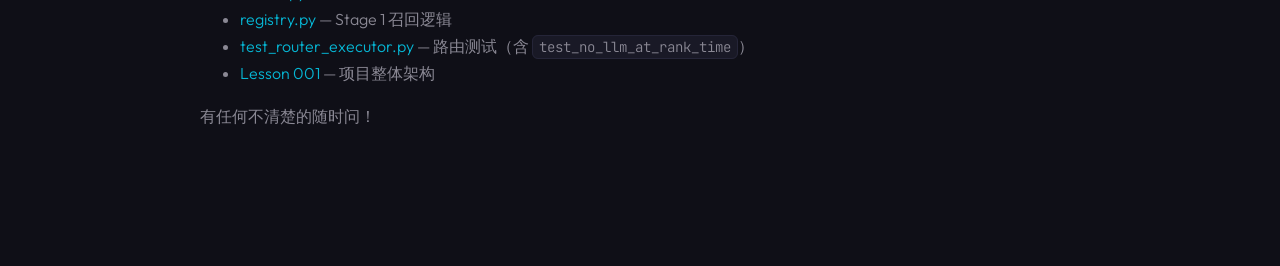
<file: lessons/0002-router-scoring-function.html>
<!DOCTYPE html>
<html lang="zh-CN">
<head>
<meta charset="UTF-8">
<meta name="viewport" content="width=device-width, initial-scale=1.0">
<title>Lesson 002 — Router 精排打分函数</title>
<link rel="preconnect" href="https://fonts.googleapis.com">
<link href="https://fonts.googleapis.com/css2?family=JetBrains+Mono:wght@400;500;600;700&family=Outfit:wght@300;400;500;600&display=swap" rel="stylesheet">
<link rel="stylesheet" href="../assets/lesson.css">
<style>
.formula {
  background: var(--surface);
  border: 1px solid var(--border);
  border-radius: 12px;
  padding: 28px 32px;
  margin: 1.4em 0;
  text-align: center;
  font-family: var(--font-mono);
  font-size: 1.3em;
  font-weight: 500;
  letter-spacing: 0.02em;
}
.formula .hl { color: var(--accent); }
.formula .cyan { color: var(--cyan); }
.formula .dim { color: var(--text-dim); font-size: 0.7em; }

.dimension-grid {
  display: grid;
  grid-template-columns: 1fr 1fr 1fr;
  gap: 16px;
  margin: 1.6em 0;
}
.dim-card {
  background: var(--surface);
  border: 1px solid var(--border);
  border-radius: 10px;
  padding: 20px;
  text-align: center;
}
.dim-card__value {
  font-family: var(--font-mono);
  font-size: 2em;
  font-weight: 700;
  margin-bottom: 4px;
}
.dim-card__label { font-size: 0.85em; color: var(--text-muted); }
.dim-card__desc { font-size: 0.82em; color: var(--text-muted); margin-top: 8px; line-height: 1.5; }
.dim-card--intent .dim-card__value { color: var(--accent); }
.dim-card--tag .dim-card__value { color: var(--cyan); }
.dim-card--example .dim-card__value { color: #a78bfa; }

.compare-table {
  width: 100%;
  border-collapse: separate;
  border-spacing: 0;
  margin: 1.4em 0;
}
.compare-table th, .compare-table td {
  padding: 12px 16px;
  text-align: left;
  border-bottom: 1px solid var(--border);
  font-size: 0.9em;
}
.compare-table th {
  font-family: var(--font-mono);
  font-size: 0.82em;
  color: var(--text-muted);
  text-transform: uppercase;
  letter-spacing: 0.06em;
  background: var(--surface);
}
.compare-table tr:last-child td { border-bottom: none; }
.compare-table .winner { background: rgba(217, 119, 6, 0.06); }

.calc-box {
  background: var(--surface);
  border: 1px solid var(--border);
  border-radius: 10px;
  padding: 20px 24px;
  margin: 1.2em 0;
  font-family: var(--font-mono);
  font-size: 0.85em;
  line-height: 2;
}
.calc-box .step { color: var(--text-muted); }

.key-insight {
  background: rgba(6, 182, 212, 0.06);
  border-left: 3px solid var(--cyan);
  padding: 16px 20px;
  margin: 1.2em 0;
  border-radius: 0 8px 8px 0;
}
.key-insight p { margin: 0; font-size: 0.92em; }

.two-col { display: grid; grid-template-columns: 1fr 1fr; gap: 20px; margin: 1.2em 0; }
@media (max-width: 640px) { .dimension-grid, .two-col { grid-template-columns: 1fr; } }
</style>
</head>
<body>

<h1>Router 精排打分函数</h1>
<p class="meta">Lesson 002 · 阅读时间 8 分钟 · <a href="../lessons/0001-sigma-agent-overview.html">← Lesson 001</a></p>

<p>上一课说了框架的全貌。这一课深入最微妙的一个设计——<strong>Stage 2 精排的打分函数</strong>。</p>

<p>为什么要单独讲这个？因为它是整个项目设计哲学的缩影：<strong>在正确的环节用正确的手段</strong>。路由需要精度，但不是所有精度都需要 LLM。</p>

<h2>核心公式</h2>

<p>打分函数是一个加权线性组合，三个维度各自贡献一部分分数：</p>

<div class="formula">
<span class="hl">score</span> =
  <span class="hl">w<sub>i</sub></span> · <span class="hl">s<sub>i</sub></span> +
  <span class="hl cyan">w<sub>t</sub></span> · <span class="hl cyan">s<sub>t</sub></span> +
  <span class="dim">w<sub>e</sub></span> · <span class="dim">s<sub>e</sub></span>
</div>

<div class="dimension-grid">
  <div class="dim-card dim-card--intent">
    <div class="dim-card__value">0.5</div>
    <div class="dim-card__label">意图权重</div>
    <div class="dim-card__desc">意图精确匹配则满分，否则 0<br>这是主导维度</div>
  </div>
  <div class="dim-card dim-card--tag">
    <div class="dim-card__value">0.3</div>
    <div class="dim-card__label">标签权重</div>
    <div class="dim-card__desc">查询标签中有多大比例命中了 Skill 的标签集</div>
  </div>
  <div class="dim-card dim-card--example">
    <div class="dim-card__value">0.2</div>
    <div class="dim-card__label">示例权重</div>
    <div class="dim-card__desc">用户查询文本与 Skill 示例的关键词重叠度</div>
  </div>
</div>

<p>三个权重的和为 <code>1.0</code>，保证输出在 <code>[0, 1]</code> 区间内。</p>

<h2>为什么不用 LLM 做精排？</h2>

<p>这是本项目最重要的设计决策之一。如果你让 LLM 来做 Stage 2 的最终选择：</p>

<table class="compare-table">
  <tr><th>维度</th><th>打分函数</th><th>LLM 精排</th></tr>
  <tr>
    <td>Token 成本</td>
    <td><strong style="color: var(--accent);">零</strong> — 纯数学运算</td>
    <td>每次路由消耗 N 个 Skill × 若干 Token</td>
  </tr>
  <tr>
    <td>延迟</td>
    <td><strong style="color: var(--accent);">微秒级</strong></td>
    <td>百毫秒到秒级</td>
  </tr>
  <tr>
    <td>确定性</td>
    <td><strong style="color: var(--accent);">确定</strong> — 相同输入始终相同输出</td>
    <td>随机性 — 同样的输入可能选不同 Skill</td>
  </tr>
  <tr>
    <td>路由本身引入的噪声</td>
    <td><strong style="color: var(--accent);">无</strong></td>
    <td>LLM 的选择偏差可能抵消路由的收益</td>
  </tr>
</table>

<div class="key-insight">
<p><strong>设计哲学</strong>：如果路由本身也需要 LLM 来决策，那路由带来的 Token 节省就完全被它自己消耗掉了。打分函数的存在是为了<em>避免</em>在路由过程中调用 LLM，而不是作为 LLM 的补充。</p>
</div>

<h2>逐项拆解</h2>

<h3>1. 意图匹配分（权重 0.5）</h3>

<p>最直接的维度。用户查询被分类为一个 <code>intent_class</code>，Skill 注册时也声明了自己的 <code>intent_class</code>。</p>

<div class="calc-box">
<span class="step"># 精确匹配 → 满分</span><br>
intent_score = 1.0  &nbsp;（当 candidate.intent_matched == True）<br><br>
<span class="step"># 不匹配 → 零分</span><br>
intent_score = 0.0  &nbsp;（否则）
</div>

<p>这是硬约束：<strong>如果意图都不匹配，这一项就是 0</strong>。但因为权重 0.5，标签和示例仍有总计 0.5 的权重，所以其他维度可能"救"回来——这是有意为之，用于处理模糊查询。</p>

<h3>2. 标签重叠分（权重 0.3）</h3>

<p>用户查询中提取的标签，有多大比例命中了 Skill 的标签列表。</p>

<div class="calc-box">
<span class="step"># 例子：查询标签 ["python", "quality", "deploy"]</span><br>
skill_tags = ["code", "review", "quality", "python"]<br>
matched_tags = ["python", "quality"]<br><br>
tag_score = 2/3 ≈ <strong>0.667</strong>
</div>

<h3>3. 示例相似度（权重 0.2）</h3>

<p>将用户的原始查询文本与 Skill 注册时提供的 <code>examples</code> 列表做关键词重叠。</p>

<div class="calc-box">
<span class="step"># 用户查询："review this PR for bugs"</span><br>
query_words = {"review", "this", "pr", "for", "bugs"}<br>
→ 去掉短词后: {"review", "this", "pr", "bugs"}<br><br>
<span class="step"># Skill 示例："review this PR for bugs", "check code style"</span><br>
example_words = {"review", "this", "pr", "for", "bugs", "check", "code", "style"}<br><br>
common = {"review", "this", "pr", "bugs"}<br><br>
example_score = 4/4 = <strong>1.0</strong>
</div>

<h2>完整计算示例</h2>

<p>假设我们有三个 Skill 注册在 Catalog 中：</p>

<table class="compare-table">
  <tr><th>Skill</th><th>intent_class</th><th>tags</th><th>examples</th></tr>
  <tr><td>code-review</td><td><code>code_review</code></td><td>["code","review","quality","python"]</td><td>"review this PR for bugs"</td></tr>
  <tr><td>test-runner</td><td><code>testing</code></td><td>["test","python","quality"]</td><td>"run all tests"</td></tr>
  <tr><td>deploy</td><td><code>deployment</code></td><td>["deploy","devops","infra"]</td><td>"deploy to production"</td></tr>
</table>

<p>现在用户的查询是 <strong>"review the test quality"</strong>，提取为 <code>intent_class=""</code>（不确定）、<code>tags=["review", "test", "quality"]</code>：</p>

<div class="calc-box">
<span class="step">Stage 1 召回：</span><br>
  code-review ← 命中 tags: "review", "quality"<br>
  test-runner ← 命中 tags: "test", "quality"<br>
  deploy     ← 零匹配 — 排除<br><br>
<span class="step">Stage 2 评分：</span><br><br>
  <strong>code-review</strong><br>
  intent_score = 0.0  (intent_class 为空，无意图匹配)<br>
  tag_score = 2/3 = 0.667<br>
  example_score: query="review the test quality" vs "review this PR for bugs"<br>
  → common={"review"} → 1/4 = 0.25<br>
  <strong>→ 总分 = 0.5×0 + 0.3×0.667 + 0.2×0.25 = 0.25</strong><br><br>
  <strong>test-runner</strong><br>
  intent_score = 0.0<br>
  tag_score = 2/3 = 0.667<br>
  example_score: "review the test quality" vs "run all tests"<br>
  → common={"test"} → 1/4 = 0.25<br>
  <strong>→ 总分 = 0.5×0 + 0.3×0.667 + 0.2×0.25 = 0.25</strong>
</div>

<p>平局！当规则不够区分时——这就是为什么 Stage 2 之后还有 Orchestrator 做最终决策。</p>

<h2>可配置性</h2>

<p>权重不是写死的。构造 Router 时可以自定义：</p>

<pre><code># 如果你更依赖标签匹配而非意图（比如意图分类不够准）
router = Router(
    registry,
    intent_weight=0.3,
    tag_weight=0.5,
    example_weight=0.2,
)

# 或者完全去掉示例相似度
router = Router(
    registry,
    intent_weight=0.6,
    tag_weight=0.4,
    example_weight=0.0,
)</code></pre>

<h2>验证：没有 LLM 调用</h2>

<p>框架中有一个测试专门验证精排阶段没有 LLM 调用：</p>

<pre><code>def test_no_llm_at_rank_time(self, router):
    import inspect
    source = inspect.getsource(router._score)
    assert "openai" not in source.lower()
    assert "anthropic" not in source.lower()
    assert ".chat" not in source.lower()</code></pre>

<p>它检查的是源代码中是否包含常见 LLM 库的关键词——如果未来有人不小心在打分函数里加了 LLM 调用，这个测试会失败。</p>

<h2>总结</h2>

<div class="key-insight">
<p><strong>要记住的一句话</strong>：打分函数不是"穷人的 LLM"，而是有意为之的设计选择——路由的决策需要快速、确定、低成本，这些恰好是 LLM 不擅长的。</p>
</div>

<p>这也引出了一个更通用的问题框架：<strong>在你的系统里，哪个环节必须用 LLM，哪个环节用规则/数学就够用了？</strong> 这个区分往往是好的架构和差的设计之间的分水岭。</p>

<hr style="border: none; border-top: 1px solid var(--border); margin: 3em 0;">

<p><strong>参考资源</strong>：</p>
<ul>
  <li><a href="../src/sigma/router.py">router.py</a> — 完整实现</li>
  <li><a href="../src/sigma/registry.py">registry.py</a> — Stage 1 召回逻辑</li>
  <li><a href="../tests/test_router_executor.py">test_router_executor.py</a> — 路由测试（含 <code>test_no_llm_at_rank_time</code>）</li>
  <li><a href="../lessons/0001-sigma-agent-overview.html">Lesson 001</a> — 项目整体架构</li>
</ul>

<p>有任何不清楚的随时问！</p>

</body>
</html>
</file>
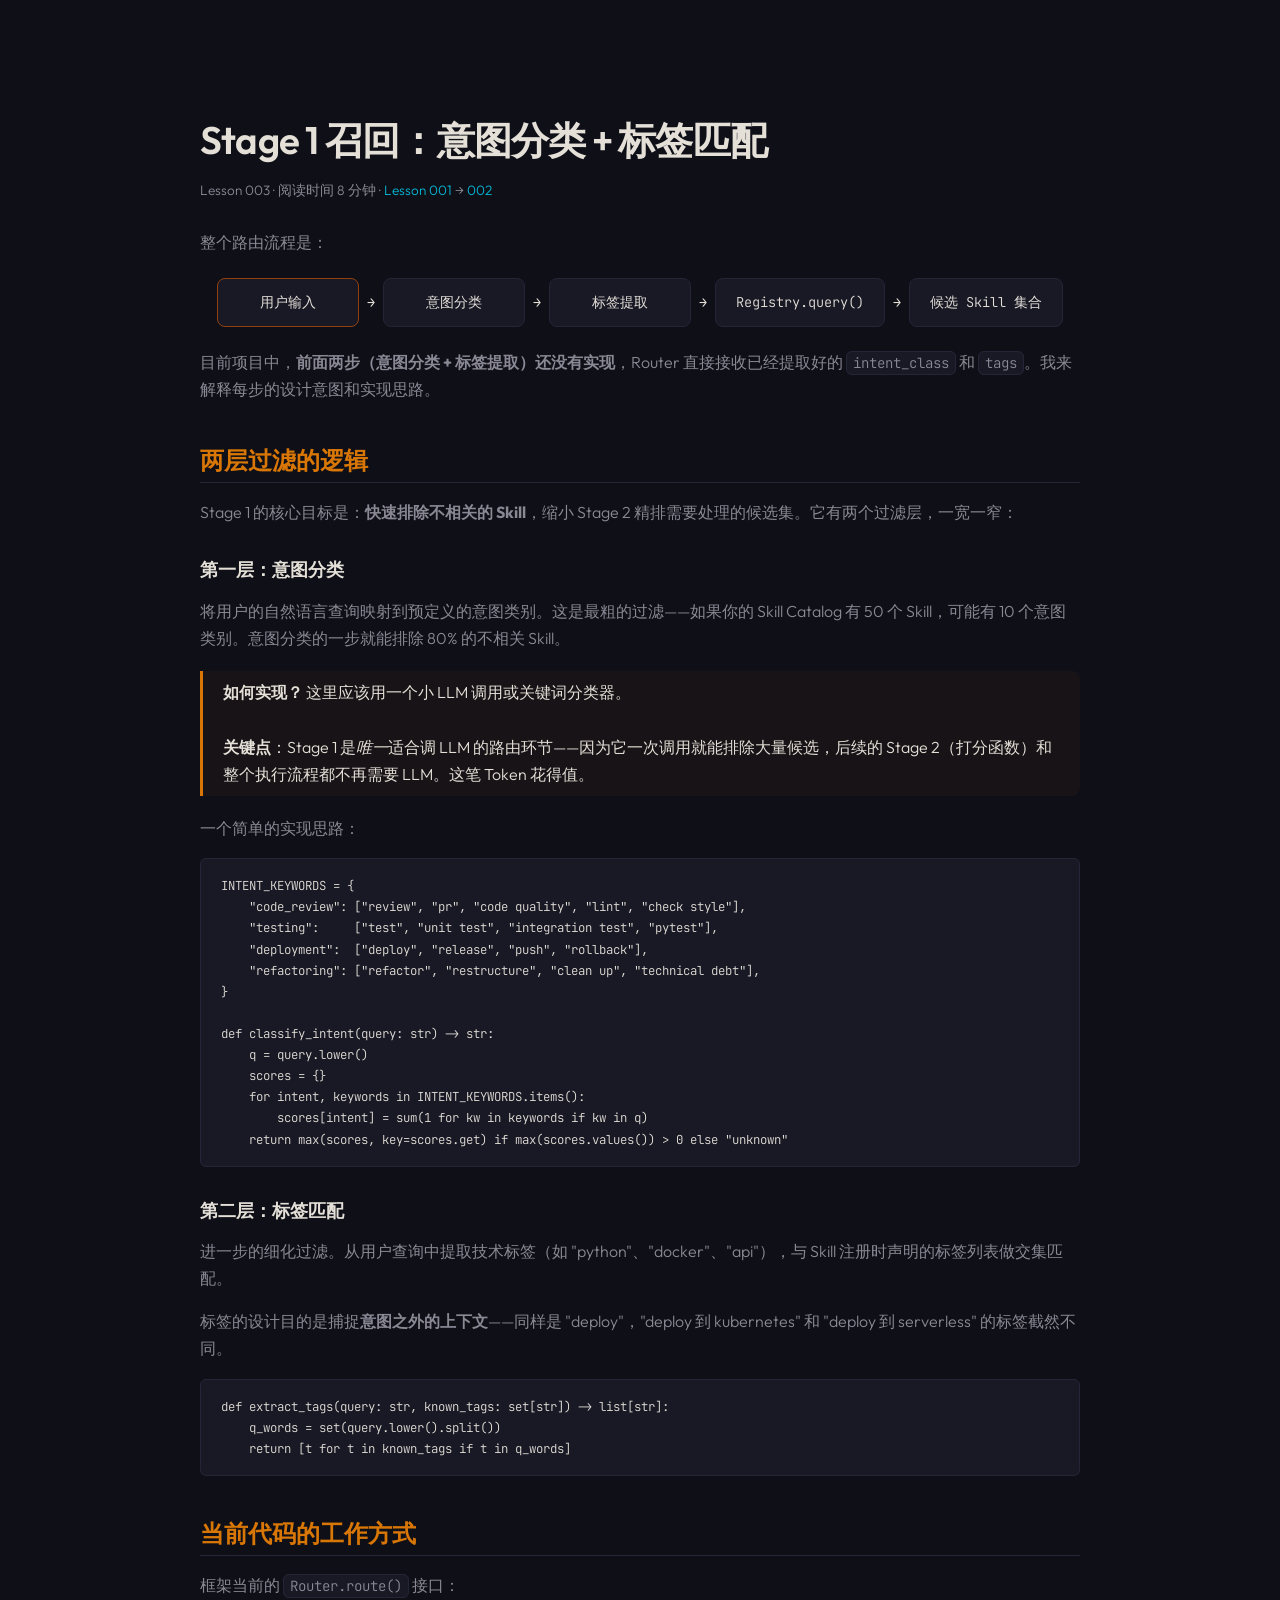
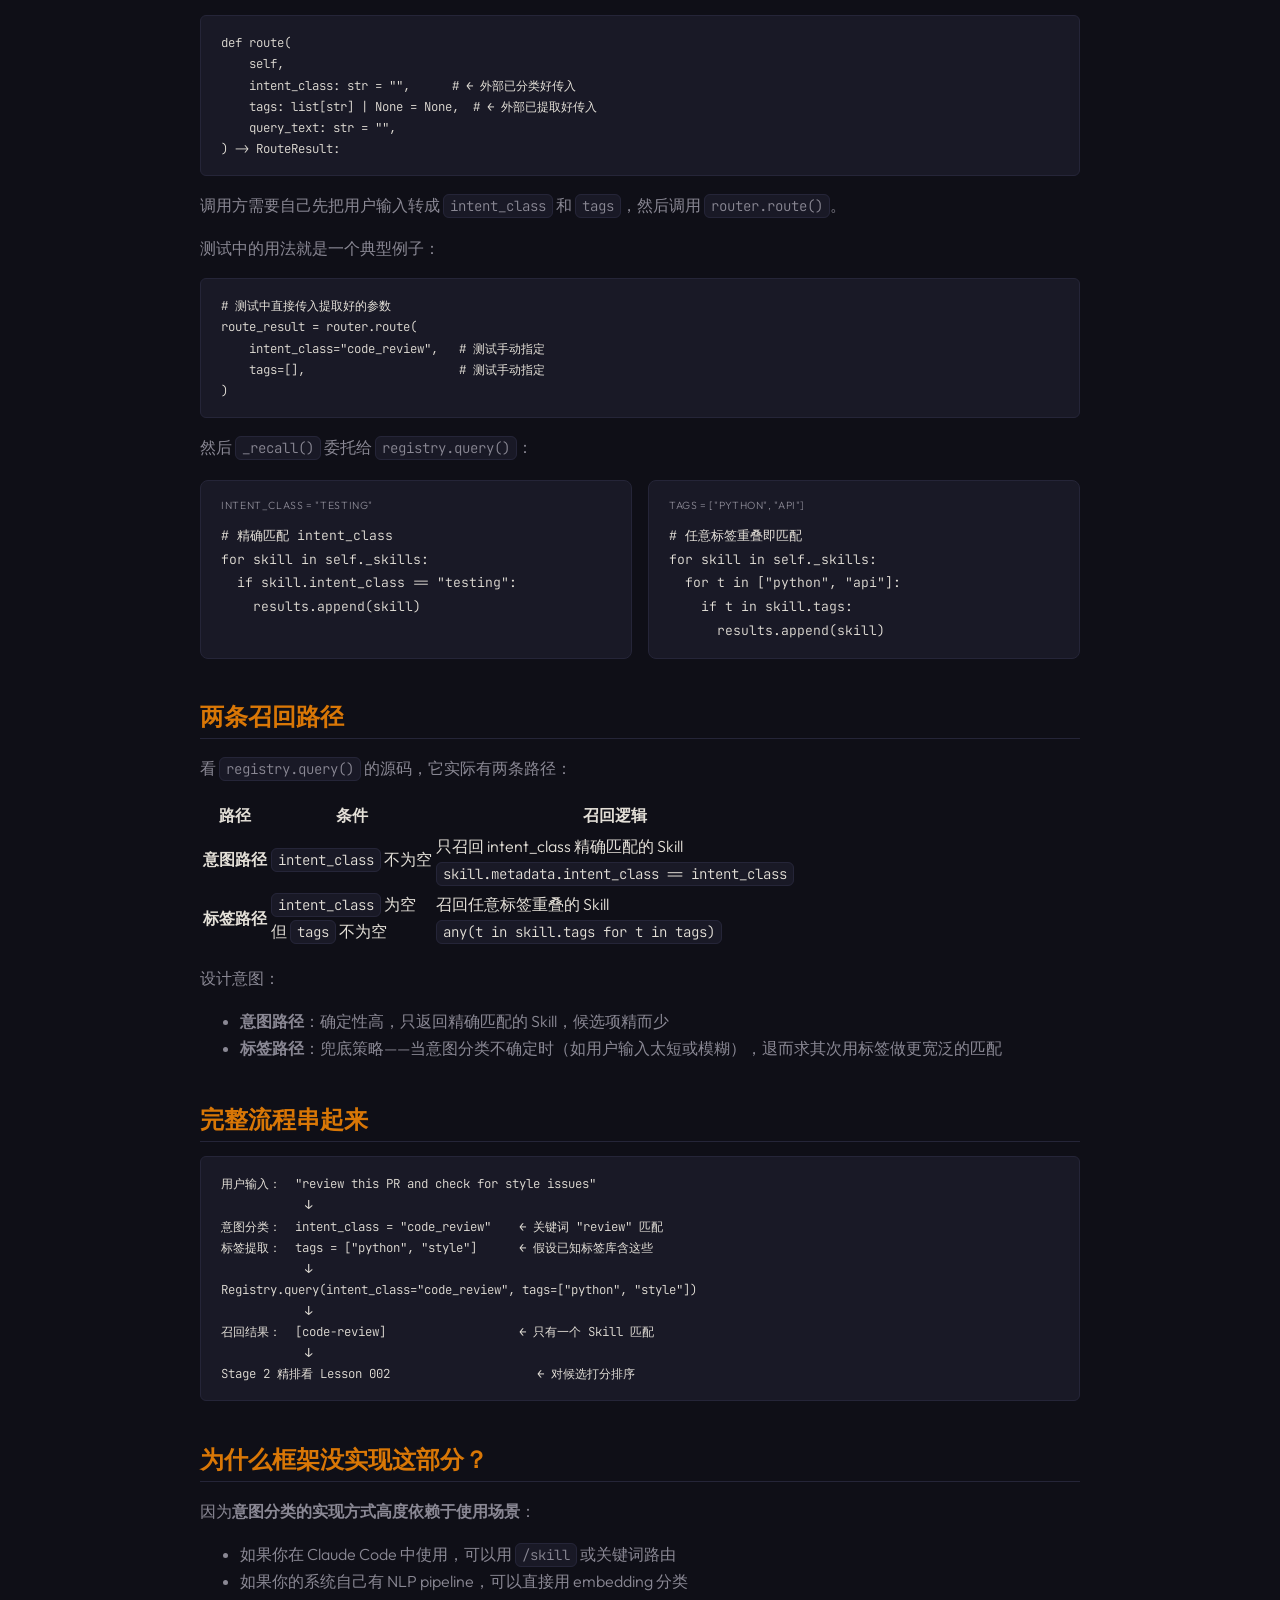
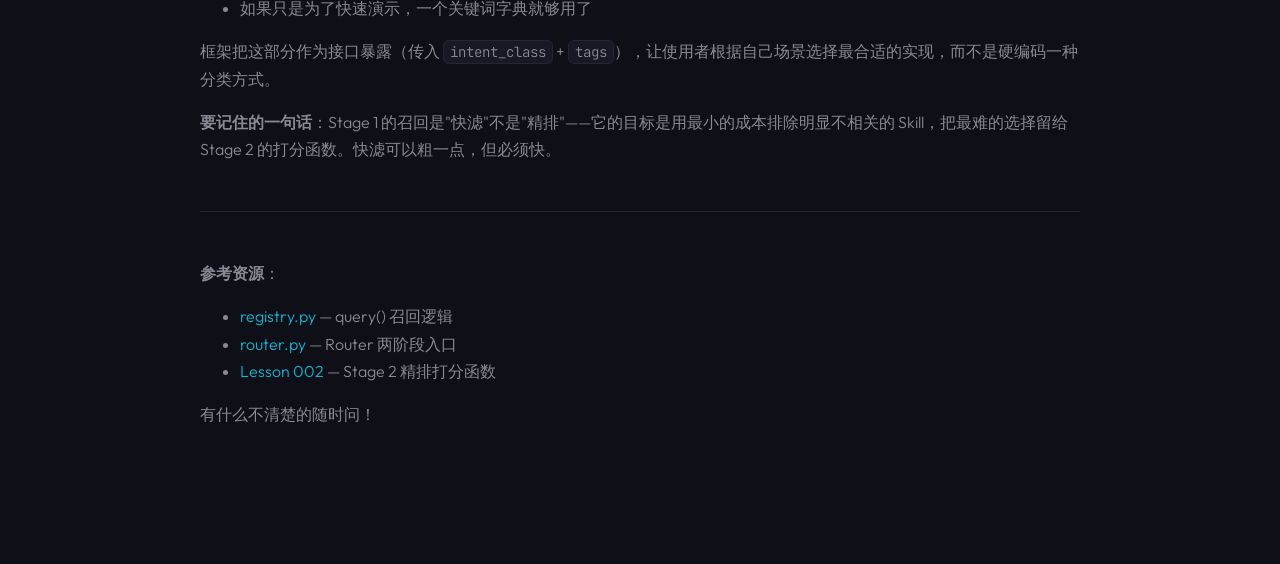
<file: lessons/0003-stage1-recall.html>
<!DOCTYPE html>
<html lang="zh-CN">
<head>
<meta charset="UTF-8">
<meta name="viewport" content="width=device-width, initial-scale=1.0">
<title>Lesson 003 — Stage 1 召回：意图分类 + 标签匹配</title>
<link rel="preconnect" href="https://fonts.googleapis.com">
<link href="https://fonts.googleapis.com/css2?family=JetBrains+Mono:wght@400;500;600;700&family=Outfit:wght@300;400;500;600&display=swap" rel="stylesheet">
<link rel="stylesheet" href="../assets/lesson.css">
<style>
.flow-h {
  display: flex;
  align-items: center;
  justify-content: center;
  gap: 8px;
  margin: 1.6em 0;
  flex-wrap: wrap;
  font-family: var(--font-mono);
  font-size: 0.85em;
}
.flow-h .box {
  background: var(--surface);
  border: 1px solid var(--border);
  border-radius: 8px;
  padding: 12px 20px;
  text-align: center;
  min-width: 100px;
}
.flow-h .box.highlight { border-color: var(--accent-dim); }
.flow-h .arrow { color: var(--text-dim); }

.code-compare {
  display: grid;
  grid-template-columns: 1fr 1fr;
  gap: 16px;
  margin: 1.2em 0;
}
.code-compare > div {
  background: var(--surface);
  border: 1px solid var(--border);
  border-radius: 8px;
  padding: 16px 20px;
  font-family: var(--font-mono);
  font-size: 0.82em;
  line-height: 1.8;
}
.code-compare .label {
  font-family: var(--font-body);
  font-size: 0.8em;
  color: var(--text-muted);
  text-transform: uppercase;
  letter-spacing: 0.06em;
  margin-bottom: 8px;
}
@media (max-width: 640px) { .code-compare { grid-template-columns: 1fr; } }
</style>
</head>
<body>

<h1>Stage 1 召回：意图分类 + 标签匹配</h1>
<p class="meta">Lesson 003 · 阅读时间 8 分钟 · <a href="../lessons/0001-sigma-agent-overview.html">Lesson 001</a> → <a href="../lessons/0002-router-scoring-function.html">002</a></p>

<p>整个路由流程是：</p>

<div class="flow-h">
  <div class="box highlight">用户输入</div>
  <span class="arrow">→</span>
  <div class="box">意图分类</div>
  <span class="arrow">→</span>
  <div class="box">标签提取</div>
  <span class="arrow">→</span>
  <div class="box">Registry.query()</div>
  <span class="arrow">→</span>
  <div class="box">候选 Skill 集合</div>
</div>

<p>目前项目中，<strong>前面两步（意图分类 + 标签提取）还没有实现</strong>，Router 直接接收已经提取好的 <code>intent_class</code> 和 <code>tags</code>。我来解释每步的设计意图和实现思路。</p>

<h2>两层过滤的逻辑</h2>

<p>Stage 1 的核心目标是：<strong>快速排除不相关的 Skill</strong>，缩小 Stage 2 精排需要处理的候选集。它有两个过滤层，一宽一窄：</p>

<h3>第一层：意图分类</h3>
<p>将用户的自然语言查询映射到预定义的意图类别。这是最粗的过滤——如果你的 Skill Catalog 有 50 个 Skill，可能有 10 个意图类别。意图分类的一步就能排除 80% 的不相关 Skill。</p>

<blockquote>
<strong>如何实现？</strong> 这里应该用一个小 LLM 调用或关键词分类器。<br><br>
<strong>关键点</strong>：Stage 1 是<em>唯一</em>适合调 LLM 的路由环节——因为它一次调用就能排除大量候选，后续的 Stage 2（打分函数）和整个执行流程都不再需要 LLM。这笔 Token 花得值。
</blockquote>

<p>一个简单的实现思路：</p>

<pre><code>INTENT_KEYWORDS = {
    "code_review": ["review", "pr", "code quality", "lint", "check style"],
    "testing":     ["test", "unit test", "integration test", "pytest"],
    "deployment":  ["deploy", "release", "push", "rollback"],
    "refactoring": ["refactor", "restructure", "clean up", "technical debt"],
}

def classify_intent(query: str) -> str:
    q = query.lower()
    scores = {}
    for intent, keywords in INTENT_KEYWORDS.items():
        scores[intent] = sum(1 for kw in keywords if kw in q)
    return max(scores, key=scores.get) if max(scores.values()) > 0 else "unknown"</code></pre>

<h3>第二层：标签匹配</h3>
<p>进一步的细化过滤。从用户查询中提取技术标签（如 "python"、"docker"、"api"），与 Skill 注册时声明的标签列表做交集匹配。</p>

<p>标签的设计目的是捕捉<strong>意图之外的上下文</strong>——同样是 "deploy"，"deploy 到 kubernetes" 和 "deploy 到 serverless" 的标签截然不同。</p>

<pre><code>def extract_tags(query: str, known_tags: set[str]) -> list[str]:
    q_words = set(query.lower().split())
    return [t for t in known_tags if t in q_words]</code></pre>

<h2>当前代码的工作方式</h2>

<p>框架当前的 <code>Router.route()</code> 接口：</p>

<pre><code>def route(
    self,
    intent_class: str = "",      # ← 外部已分类好传入
    tags: list[str] | None = None,  # ← 外部已提取好传入
    query_text: str = "",
) -> RouteResult:</code></pre>

<p>调用方需要自己先把用户输入转成 <code>intent_class</code> 和 <code>tags</code>，然后调用 <code>router.route()</code>。</p>

<p>测试中的用法就是一个典型例子：</p>

<pre><code># 测试中直接传入提取好的参数
route_result = router.route(
    intent_class="code_review",   # 测试手动指定
    tags=[],                      # 测试手动指定
)</code></pre>

<p>然后 <code>_recall()</code> 委托给 <code>registry.query()</code>：</p>

<div class="code-compare">
<div>
<div class="label">intent_class = "testing"</div>
# 精确匹配 intent_class<br>
for skill in self._skills:<br>
&nbsp;&nbsp;if skill.intent_class == "testing":<br>
&nbsp;&nbsp;&nbsp;&nbsp;results.append(skill)
</div>
<div>
<div class="label">tags = ["python", "api"]</div>
# 任意标签重叠即匹配<br>
for skill in self._skills:<br>
&nbsp;&nbsp;for t in ["python", "api"]:<br>
&nbsp;&nbsp;&nbsp;&nbsp;if t in skill.tags:<br>
&nbsp;&nbsp;&nbsp;&nbsp;&nbsp;&nbsp;results.append(skill)
</div>
</div>

<h2>两条召回路径</h2>

<p>看 <code>registry.query()</code> 的源码，它实际有两条路径：</p>

<table class="compare-table">
  <tr><th>路径</th><th>条件</th><th>召回逻辑</th></tr>
  <tr>
    <td><strong>意图路径</strong></td>
    <td><code>intent_class</code> 不为空</td>
    <td>只召回 intent_class 精确匹配的 Skill<br><code>skill.metadata.intent_class == intent_class</code></td>
  </tr>
  <tr>
    <td><strong>标签路径</strong></td>
    <td><code>intent_class</code> 为空<br>但 <code>tags</code> 不为空</td>
    <td>召回任意标签重叠的 Skill<br><code>any(t in skill.tags for t in tags)</code></td>
  </tr>
</table>

<p>设计意图：</p>
<ul>
  <li><strong>意图路径</strong>：确定性高，只返回精确匹配的 Skill，候选项精而少</li>
  <li><strong>标签路径</strong>：兜底策略——当意图分类不确定时（如用户输入太短或模糊），退而求其次用标签做更宽泛的匹配</li>
</ul>

<h2>完整流程串起来</h2>

<pre><code>用户输入：  "review this PR and check for style issues"
            ↓
意图分类：  intent_class = "code_review"    ← 关键词 "review" 匹配
标签提取：  tags = ["python", "style"]      ← 假设已知标签库含这些
            ↓
Registry.query(intent_class="code_review", tags=["python", "style"])
            ↓
召回结果：  [code-review]                   ← 只有一个 Skill 匹配
            ↓
Stage 2 精排看 Lesson 002                     ← 对候选打分排序</code></pre>

<h2>为什么框架没实现这部分？</h2>

<p>因为<strong>意图分类的实现方式高度依赖于使用场景</strong>：</p>
<ul>
  <li>如果你在 Claude Code 中使用，可以用 <code>/skill</code> 或关键词路由</li>
  <li>如果你的系统自己有 NLP pipeline，可以直接用 embedding 分类</li>
  <li>如果只是为了快速演示，一个关键词字典就够用了</li>
</ul>

<p>框架把这部分作为接口暴露（传入 <code>intent_class</code> + <code>tags</code>），让使用者根据自己场景选择最合适的实现，而不是硬编码一种分类方式。</p>

<div class="key-insight">
<p><strong>要记住的一句话</strong>：Stage 1 的召回是"快滤"不是"精排"——它的目标是用最小的成本排除明显不相关的 Skill，把最难的选择留给 Stage 2 的打分函数。快滤可以粗一点，但必须快。</p>
</div>

<hr style="border: none; border-top: 1px solid var(--border); margin: 3em 0;">

<p><strong>参考资源</strong>：</p>
<ul>
  <li><a href="../src/sigma/registry.py">registry.py</a> — query() 召回逻辑</li>
  <li><a href="../src/sigma/router.py">router.py</a> — Router 两阶段入口</li>
  <li><a href="../lessons/0002-router-scoring-function.html">Lesson 002</a> — Stage 2 精排打分函数</li>
</ul>

<p>有什么不清楚的随时问！</p>

</body>
</html>
</file>
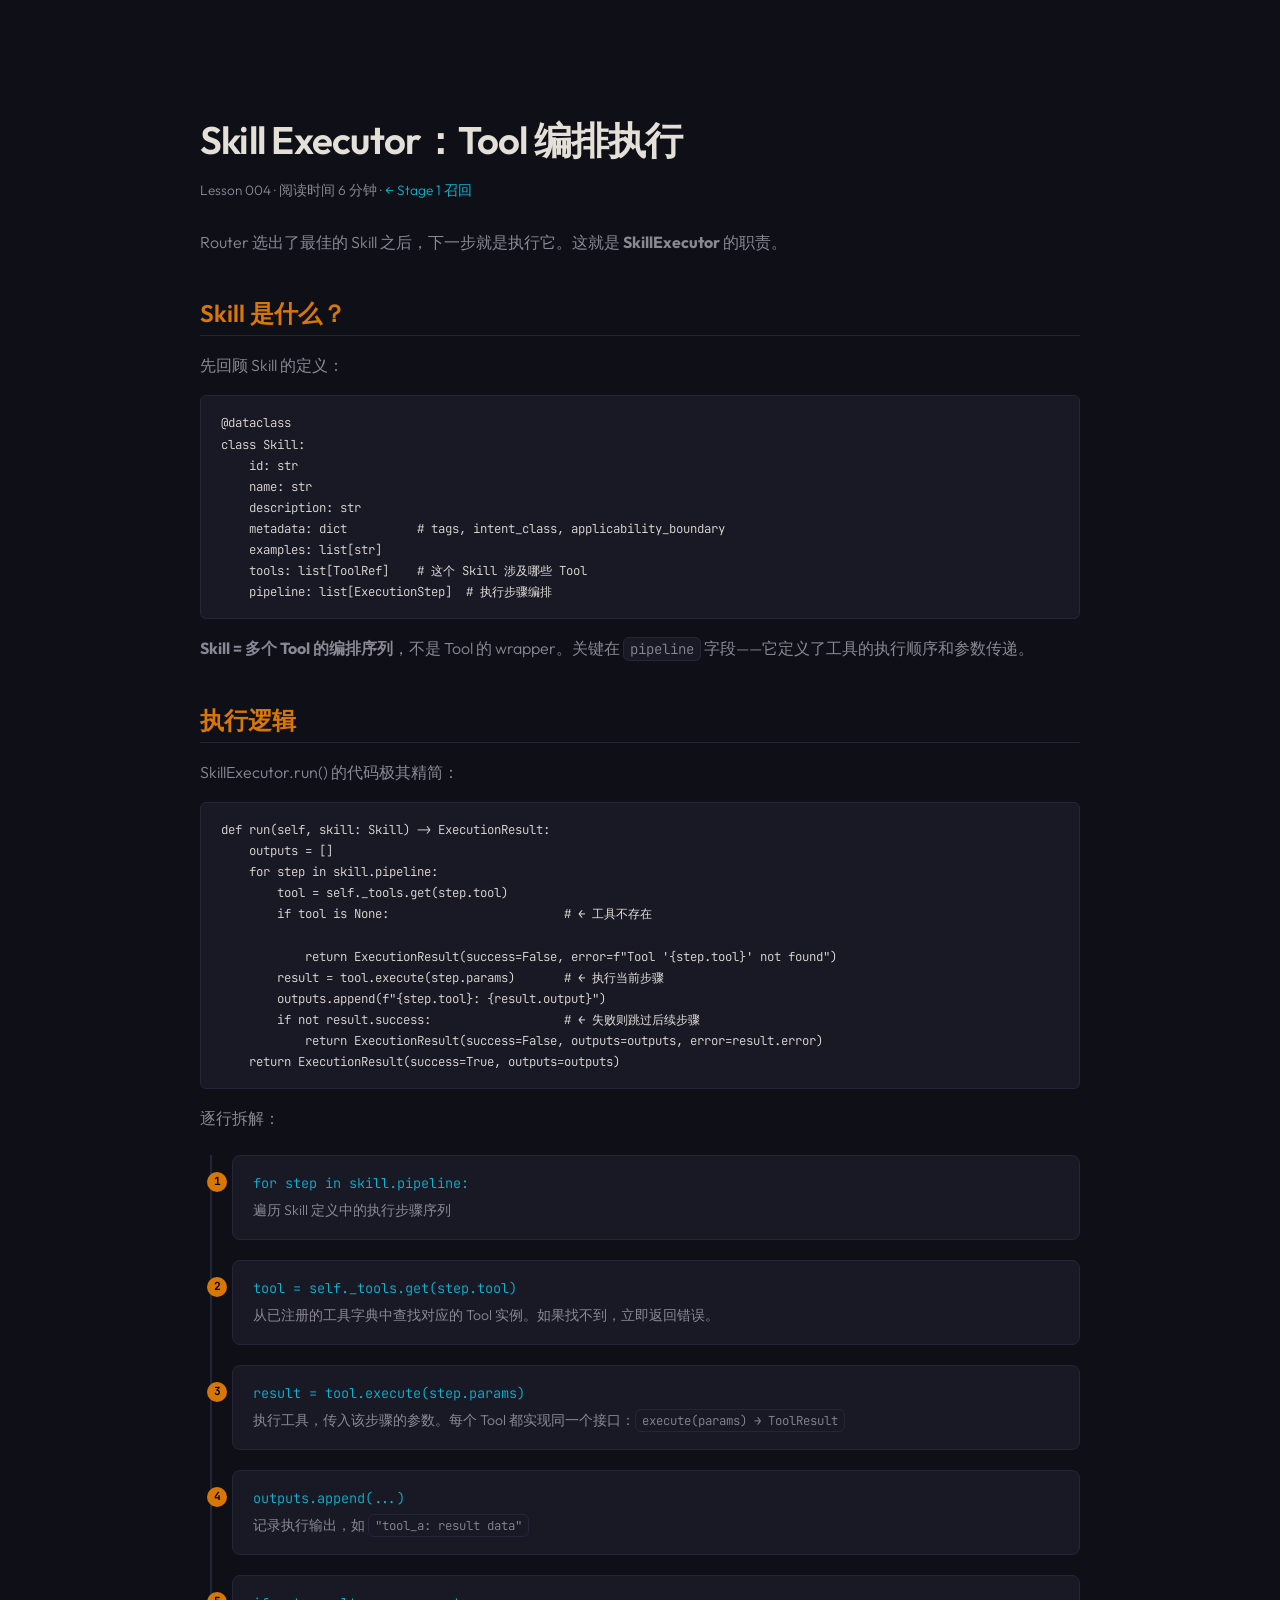
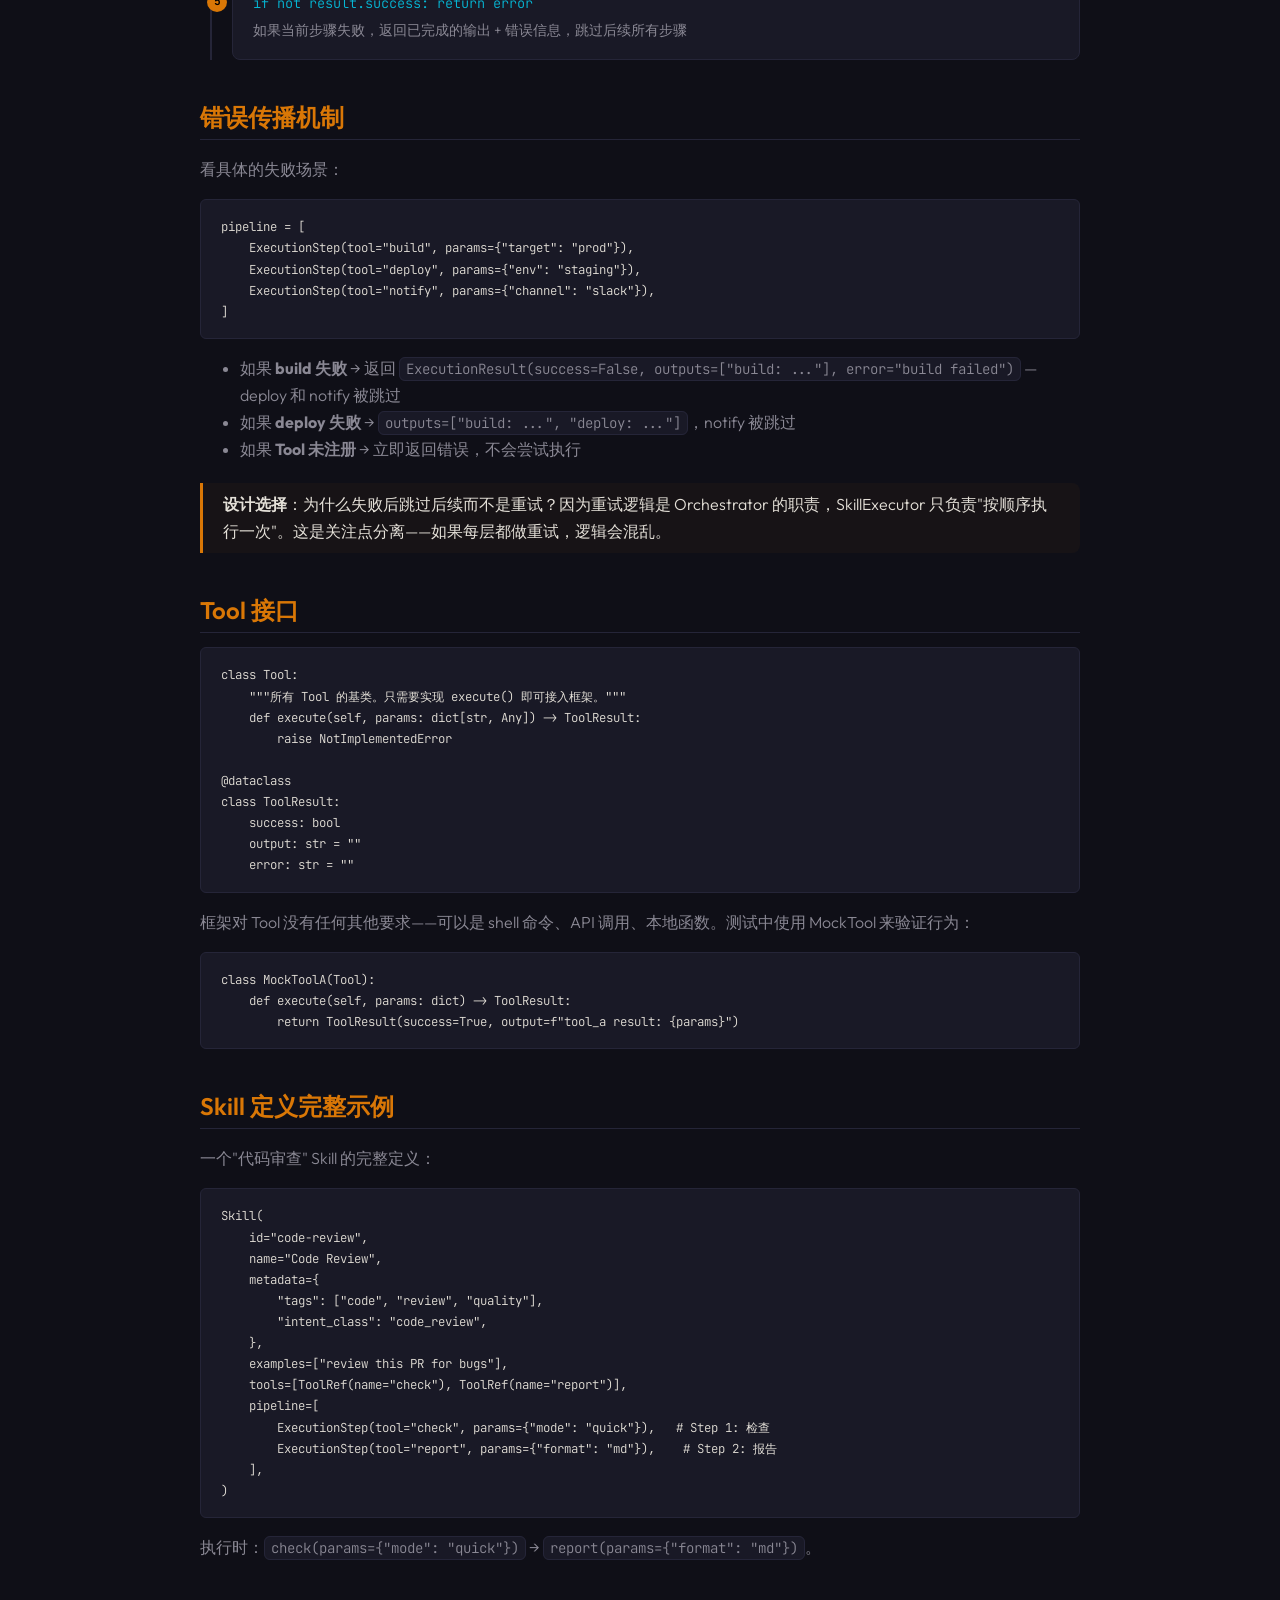
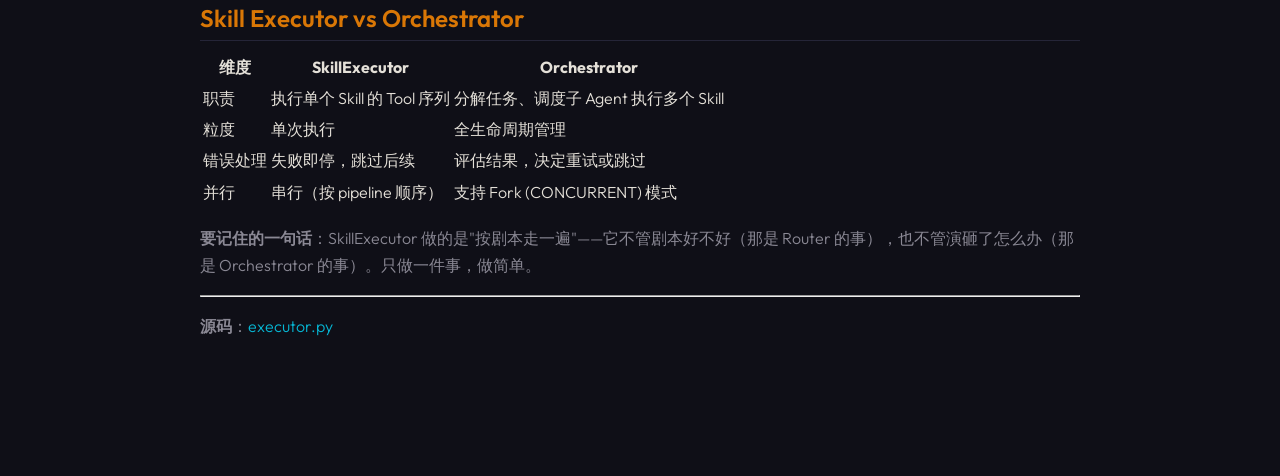
<file: lessons/0004-skill-executor.html>
<!DOCTYPE html>
<html lang="zh-CN">
<head>
<meta charset="UTF-8">
<meta name="viewport" content="width=device-width, initial-scale=1.0">
<title>Lesson 004 — Skill Executor：Tool 编排执行</title>
<link rel="preconnect" href="https://fonts.googleapis.com">
<link href="https://fonts.googleapis.com/css2?family=JetBrains+Mono:wght@400;500;600&family=Outfit:wght@300;400;600&display=swap" rel="stylesheet">
<link rel="stylesheet" href="../assets/lesson.css">
<style>
.timeline { position: relative; padding-left: 32px; margin: 1.4em 0; }
.timeline::before { content: ''; position: absolute; left: 10px; top: 0; bottom: 0; width: 2px; background: var(--border); }
.tl-item { position: relative; margin-bottom: 20px; padding: 16px 20px; background: var(--surface); border: 1px solid var(--border); border-radius: 8px; }
.tl-item::before { content: attr(data-step); position: absolute; left: -26px; top: 16px; width: 20px; height: 20px; border-radius: 50%; background: var(--accent); color: #000; font-family: var(--font-mono); font-size: 0.7em; font-weight: 700; display: flex; align-items: center; justify-content: center; }
.tl-item .fn { font-family: var(--font-mono); font-size: 0.85em; color: var(--cyan); }
.tl-item .desc { font-size: 0.88em; color: var(--text-muted); margin-top: 4px; }
.tl-item .arrow { color: var(--text-dim); }
</style>
</head>
<body>

<h1>Skill Executor：Tool 编排执行</h1>
<p class="meta">Lesson 004 · 阅读时间 6 分钟 · <a href="../lessons/0003-stage1-recall.html">← Stage 1 召回</a></p>

<p>Router 选出了最佳的 Skill 之后，下一步就是执行它。这就是 <strong>SkillExecutor</strong> 的职责。</p>

<h2>Skill 是什么？</h2>

<p>先回顾 Skill 的定义：</p>

<pre><code>@dataclass
class Skill:
    id: str
    name: str
    description: str
    metadata: dict          # tags, intent_class, applicability_boundary
    examples: list[str]
    tools: list[ToolRef]    # 这个 Skill 涉及哪些 Tool
    pipeline: list[ExecutionStep]  # 执行步骤编排</code></pre>

<p><strong>Skill = 多个 Tool 的编排序列</strong>，不是 Tool 的 wrapper。关键在 <code>pipeline</code> 字段——它定义了工具的执行顺序和参数传递。</p>

<h2>执行逻辑</h2>

<p>SkillExecutor.run() 的代码极其精简：</p>

<pre><code>def run(self, skill: Skill) -> ExecutionResult:
    outputs = []
    for step in skill.pipeline:
        tool = self._tools.get(step.tool)
        if tool is None:                         # ← 工具不存在

            return ExecutionResult(success=False, error=f"Tool '{step.tool}' not found")
        result = tool.execute(step.params)       # ← 执行当前步骤
        outputs.append(f"{step.tool}: {result.output}")
        if not result.success:                   # ← 失败则跳过后续步骤
            return ExecutionResult(success=False, outputs=outputs, error=result.error)
    return ExecutionResult(success=True, outputs=outputs)</code></pre>

<p>逐行拆解：</p>

<div class="timeline">
  <div class="tl-item" data-step="1">
    <div class="fn">for step in skill.pipeline:</div>
    <div class="desc">遍历 Skill 定义中的执行步骤序列</div>
  </div>
  <div class="tl-item" data-step="2">
    <div class="fn">tool = self._tools.get(step.tool)</div>
    <div class="desc">从已注册的工具字典中查找对应的 Tool 实例。如果找不到，立即返回错误。</div>
  </div>
  <div class="tl-item" data-step="3">
    <div class="fn">result = tool.execute(step.params)</div>
    <div class="desc">执行工具，传入该步骤的参数。每个 Tool 都实现同一个接口：<code>execute(params) → ToolResult</code></div>
  </div>
  <div class="tl-item" data-step="4">
    <div class="fn">outputs.append(...)</div>
    <div class="desc">记录执行输出，如 <code>"tool_a: result data"</code></div>
  </div>
  <div class="tl-item" data-step="5">
    <div class="fn">if not result.success: return error</div>
    <div class="desc">如果当前步骤失败，返回已完成的输出 + 错误信息，跳过后续所有步骤</div>
  </div>
</div>

<h2>错误传播机制</h2>

<p>看具体的失败场景：</p>

<pre><code>pipeline = [
    ExecutionStep(tool="build", params={"target": "prod"}),
    ExecutionStep(tool="deploy", params={"env": "staging"}),
    ExecutionStep(tool="notify", params={"channel": "slack"}),
]</code></pre>

<ul>
  <li>如果 <strong>build 失败</strong> → 返回 <code>ExecutionResult(success=False, outputs=["build: ..."], error="build failed")</code> — deploy 和 notify 被跳过</li>
  <li>如果 <strong>deploy 失败</strong> → <code>outputs=["build: ...", "deploy: ..."]</code>，notify 被跳过</li>
  <li>如果 <strong>Tool 未注册</strong> → 立即返回错误，不会尝试执行</li>
</ul>

<blockquote>
<strong>设计选择</strong>：为什么失败后跳过后续而不是重试？因为重试逻辑是 Orchestrator 的职责，SkillExecutor 只负责"按顺序执行一次"。这是关注点分离——如果每层都做重试，逻辑会混乱。
</blockquote>

<h2>Tool 接口</h2>

<pre><code>class Tool:
    """所有 Tool 的基类。只需要实现 execute() 即可接入框架。"""
    def execute(self, params: dict[str, Any]) -> ToolResult:
        raise NotImplementedError

@dataclass
class ToolResult:
    success: bool
    output: str = ""
    error: str = ""</code></pre>

<p>框架对 Tool 没有任何其他要求——可以是 shell 命令、API 调用、本地函数。测试中使用 MockTool 来验证行为：</p>

<pre><code>class MockToolA(Tool):
    def execute(self, params: dict) -> ToolResult:
        return ToolResult(success=True, output=f"tool_a result: {params}")</code></pre>

<h2>Skill 定义完整示例</h2>

<p>一个"代码审查" Skill 的完整定义：</p>

<pre><code>Skill(
    id="code-review",
    name="Code Review",
    metadata={
        "tags": ["code", "review", "quality"],
        "intent_class": "code_review",
    },
    examples=["review this PR for bugs"],
    tools=[ToolRef(name="check"), ToolRef(name="report")],
    pipeline=[
        ExecutionStep(tool="check", params={"mode": "quick"}),   # Step 1: 检查
        ExecutionStep(tool="report", params={"format": "md"}),    # Step 2: 报告
    ],
)</code></pre>

<p>执行时：<code>check(params={"mode": "quick"})</code> → <code>report(params={"format": "md"})</code>。</p>

<h2>Skill Executor vs Orchestrator</h2>

<table class="compare-table">
  <tr><th>维度</th><th>SkillExecutor</th><th>Orchestrator</th></tr>
  <tr><td>职责</td><td>执行单个 Skill 的 Tool 序列</td><td>分解任务、调度子 Agent 执行多个 Skill</td></tr>
  <tr><td>粒度</td><td>单次执行</td><td>全生命周期管理</td></tr>
  <tr><td>错误处理</td><td>失败即停，跳过后续</td><td>评估结果，决定重试或跳过</td></tr>
  <tr><td>并行</td><td>串行（按 pipeline 顺序）</td><td>支持 Fork (CONCURRENT) 模式</td></tr>
</table>

<div class="key-insight">
<p><strong>要记住的一句话</strong>：SkillExecutor 做的是"按剧本走一遍"——它不管剧本好不好（那是 Router 的事），也不管演砸了怎么办（那是 Orchestrator 的事）。只做一件事，做简单。</p>
</div>

<hr>
<p><strong>源码</strong>：<a href="../src/sigma/executor.py">executor.py</a></p>
</body>
</html>
</file>
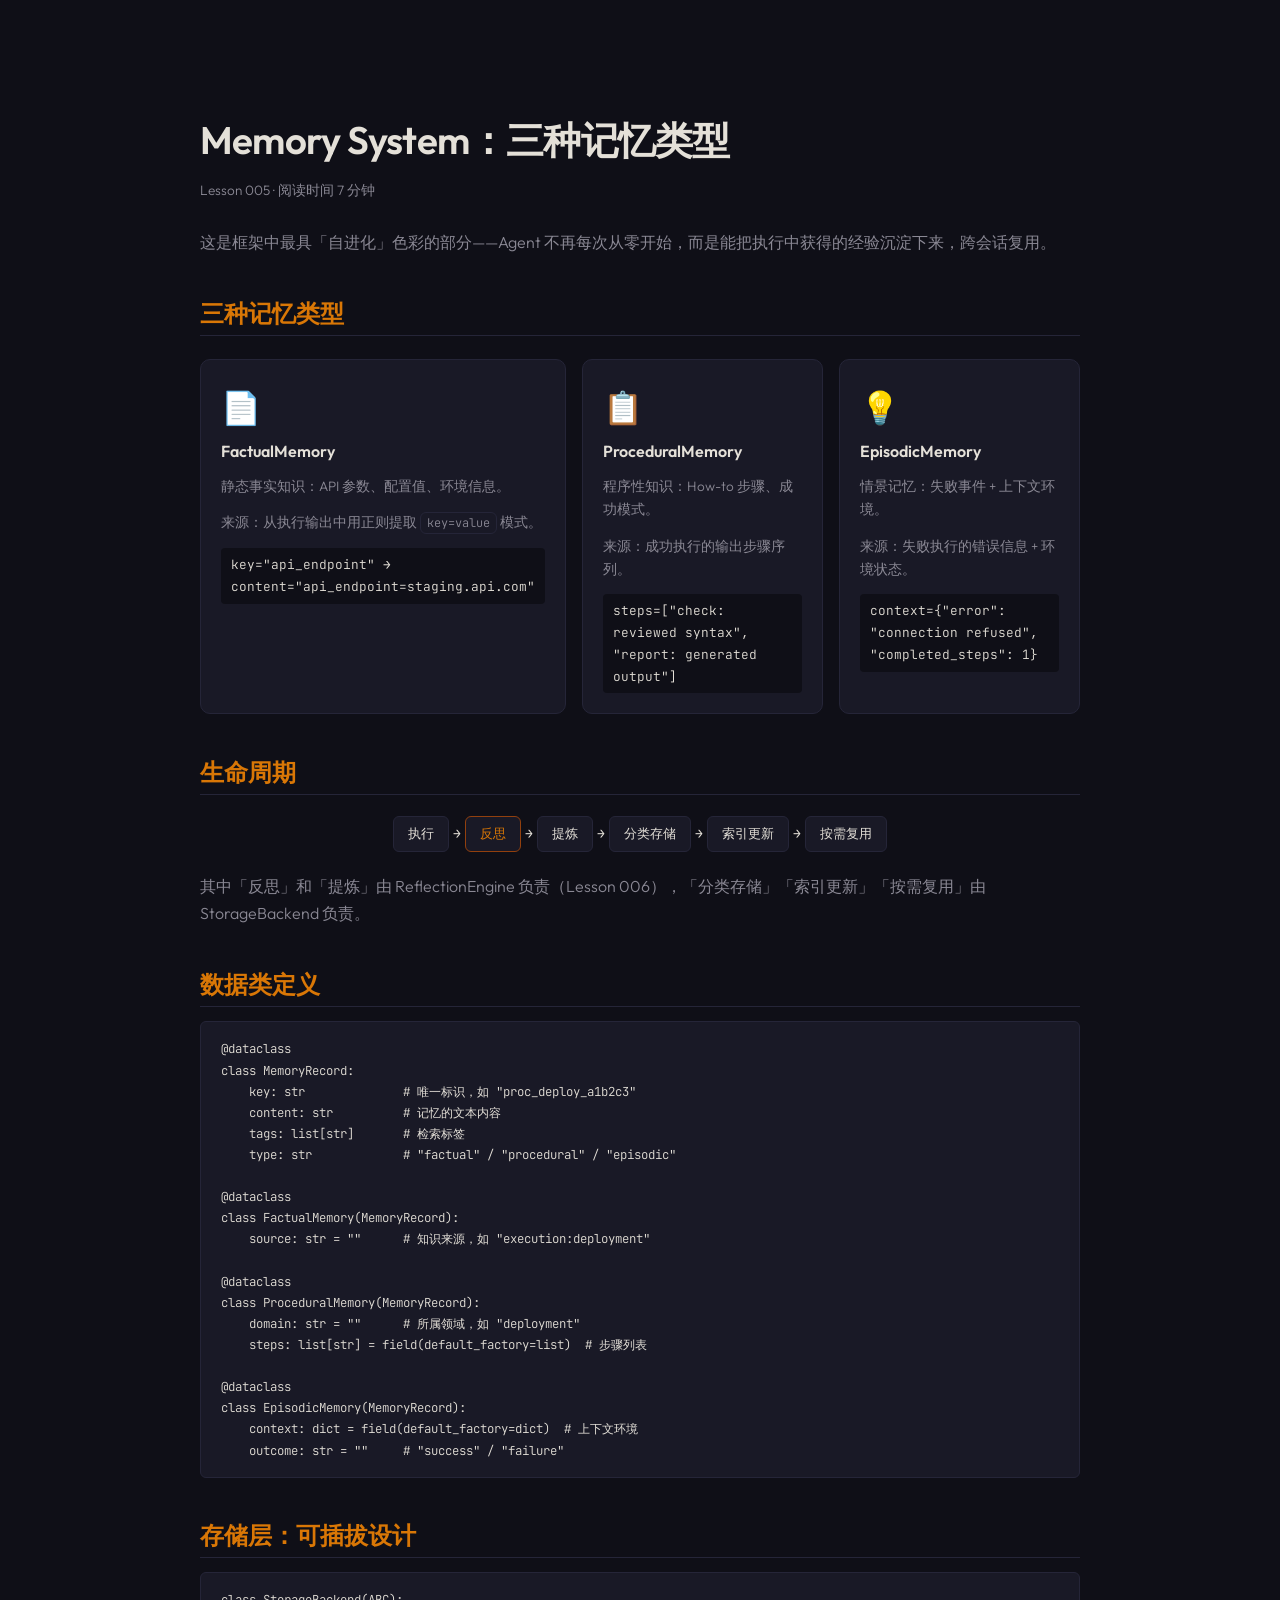
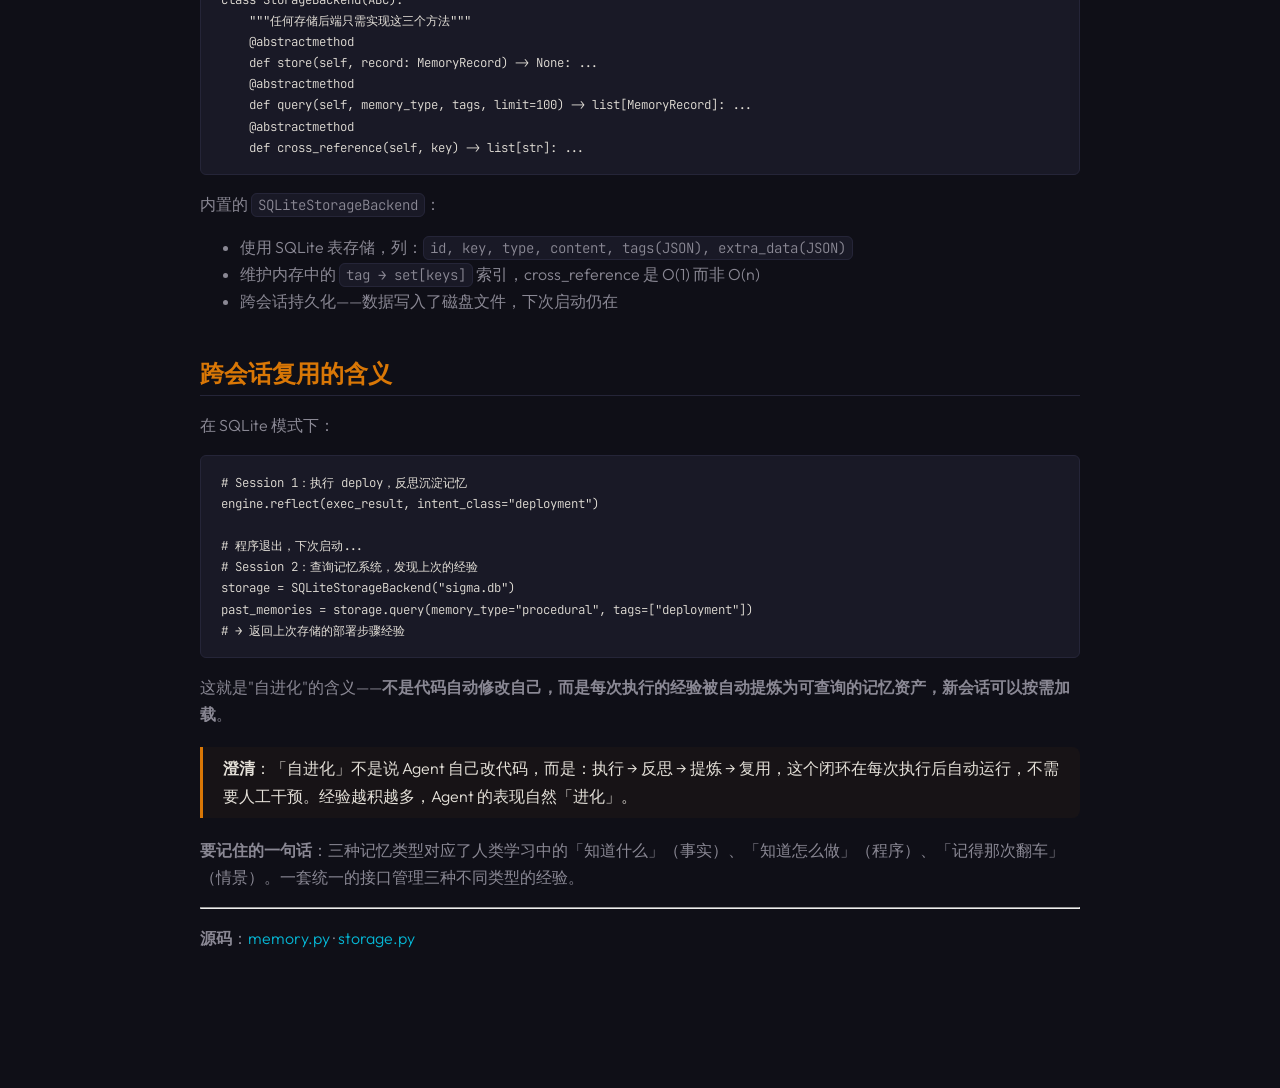
<file: lessons/0005-memory-system.html>
<!DOCTYPE html>
<html lang="zh-CN">
<head>
<meta charset="UTF-8">
<meta name="viewport" content="width=device-width, initial-scale=1.0">
<title>Lesson 005 — Memory System：三种记忆类型</title>
<link rel="preconnect" href="https://fonts.googleapis.com">
<link href="https://fonts.googleapis.com/css2?family=JetBrains+Mono:wght@400;500;600&family=Outfit:wght@300;400;600&display=swap" rel="stylesheet">
<link rel="stylesheet" href="../assets/lesson.css">
<style>
.type-grid { display: grid; grid-template-columns: repeat(3, 1fr); gap: 16px; margin: 1.4em 0; }
.type-card { background: var(--surface); border: 1px solid var(--border); border-radius: 10px; padding: 20px; }
.type-card h3 { margin-top: 0; font-size: 1em; }
.type-card p { font-size: 0.85em; }
.type-card .emoji { font-size: 2em; margin-bottom: 8px; }
.type-card .eg { font-family: var(--font-mono); font-size: 0.8em; color: var(--text-dim); margin-top: 8px; padding: 6px 10px; background: var(--bg); border-radius: 4px; }
@media (max-width: 640px) { .type-grid { grid-template-columns: 1fr; } }
.lifecycle { display: flex; align-items: center; gap: 4px; flex-wrap: wrap; justify-content: center; margin: 1.6em 0; font-family: var(--font-mono); font-size: 0.82em; }
.lc-node { background: var(--surface); border: 1px solid var(--border); border-radius: 6px; padding: 6px 14px; }
.lc-arrow { color: var(--text-dim); }
.lc-node.hl { border-color: var(--accent-dim); color: var(--accent); }
</style>
</head>
<body>

<h1>Memory System：三种记忆类型</h1>
<p class="meta">Lesson 005 · 阅读时间 7 分钟</p>

<p>这是框架中最具「自进化」色彩的部分——Agent 不再每次从零开始，而是能把执行中获得的经验沉淀下来，跨会话复用。</p>

<h2>三种记忆类型</h2>

<div class="type-grid">
  <div class="type-card">
    <div class="emoji">📄</div>
    <h3>FactualMemory</h3>
    <p>静态事实知识：API 参数、配置值、环境信息。</p>
    <p>来源：从执行输出中用正则提取 <code>key=value</code> 模式。</p>
    <div class="eg">key="api_endpoint" → content="api_endpoint=staging.api.com"</div>
  </div>
  <div class="type-card">
    <div class="emoji">📋</div>
    <h3>ProceduralMemory</h3>
    <p>程序性知识：How-to 步骤、成功模式。</p>
    <p>来源：成功执行的输出步骤序列。</p>
    <div class="eg">steps=["check: reviewed syntax", "report: generated output"]</div>
  </div>
  <div class="type-card">
    <div class="emoji">💡</div>
    <h3>EpisodicMemory</h3>
    <p>情景记忆：失败事件 + 上下文环境。</p>
    <p>来源：失败执行的错误信息 + 环境状态。</p>
    <div class="eg">context={"error": "connection refused", "completed_steps": 1}</div>
  </div>
</div>

<h2>生命周期</h2>

<div class="lifecycle">
  <span class="lc-node">执行</span>
  <span class="lc-arrow">→</span>
  <span class="lc-node hl">反思</span>
  <span class="lc-arrow">→</span>
  <span class="lc-node">提炼</span>
  <span class="lc-arrow">→</span>
  <span class="lc-node">分类存储</span>
  <span class="lc-arrow">→</span>
  <span class="lc-node">索引更新</span>
  <span class="lc-arrow">→</span>
  <span class="lc-node">按需复用</span>
</div>

<p>其中「反思」和「提炼」由 ReflectionEngine 负责（Lesson 006），「分类存储」「索引更新」「按需复用」由 StorageBackend 负责。</p>

<h2>数据类定义</h2>

<pre><code>@dataclass
class MemoryRecord:
    key: str              # 唯一标识，如 "proc_deploy_a1b2c3"
    content: str          # 记忆的文本内容
    tags: list[str]       # 检索标签
    type: str             # "factual" / "procedural" / "episodic"

@dataclass
class FactualMemory(MemoryRecord):
    source: str = ""      # 知识来源，如 "execution:deployment"

@dataclass
class ProceduralMemory(MemoryRecord):
    domain: str = ""      # 所属领域，如 "deployment"
    steps: list[str] = field(default_factory=list)  # 步骤列表

@dataclass
class EpisodicMemory(MemoryRecord):
    context: dict = field(default_factory=dict)  # 上下文环境
    outcome: str = ""     # "success" / "failure"</code></pre>

<h2>存储层：可插拔设计</h2>

<pre><code>class StorageBackend(ABC):
    """任何存储后端只需实现这三个方法"""
    @abstractmethod
    def store(self, record: MemoryRecord) -> None: ...
    @abstractmethod
    def query(self, memory_type, tags, limit=100) -> list[MemoryRecord]: ...
    @abstractmethod
    def cross_reference(self, key) -> list[str]: ...</code></pre>

<p>内置的 <code>SQLiteStorageBackend</code>：</p>
<ul>
  <li>使用 SQLite 表存储，列：<code>id, key, type, content, tags(JSON), extra_data(JSON)</code></li>
  <li>维护内存中的 <code>tag → set[keys]</code> 索引，cross_reference 是 O(1) 而非 O(n)</li>
  <li>跨会话持久化——数据写入了磁盘文件，下次启动仍在</li>
</ul>

<h2>跨会话复用的含义</h2>

<p>在 SQLite 模式下：</p>

<pre><code># Session 1：执行 deploy，反思沉淀记忆
engine.reflect(exec_result, intent_class="deployment")

# 程序退出，下次启动...
# Session 2：查询记忆系统，发现上次的经验
storage = SQLiteStorageBackend("sigma.db")
past_memories = storage.query(memory_type="procedural", tags=["deployment"])
# → 返回上次存储的部署步骤经验</code></pre>

<p>这就是"自进化"的含义——<strong>不是代码自动修改自己，而是每次执行的经验被自动提炼为可查询的记忆资产，新会话可以按需加载</strong>。</p>

<blockquote>

<strong>澄清</strong>：「自进化」不是说 Agent 自己改代码，而是：执行 → 反思 → 提炼 → 复用，这个闭环在每次执行后自动运行，不需要人工干预。经验越积越多，Agent 的表现自然「进化」。
</blockquote>

<div class="key-insight">
<p><strong>要记住的一句话</strong>：三种记忆类型对应了人类学习中的「知道什么」（事实）、「知道怎么做」（程序）、「记得那次翻车」（情景）。一套统一的接口管理三种不同类型的经验。</p>
</div>

<hr>
<p><strong>源码</strong>：<a href="../src/sigma/memory.py">memory.py</a> · <a href="../src/sigma/storage.py">storage.py</a></p>
</body>
</html>
</file>
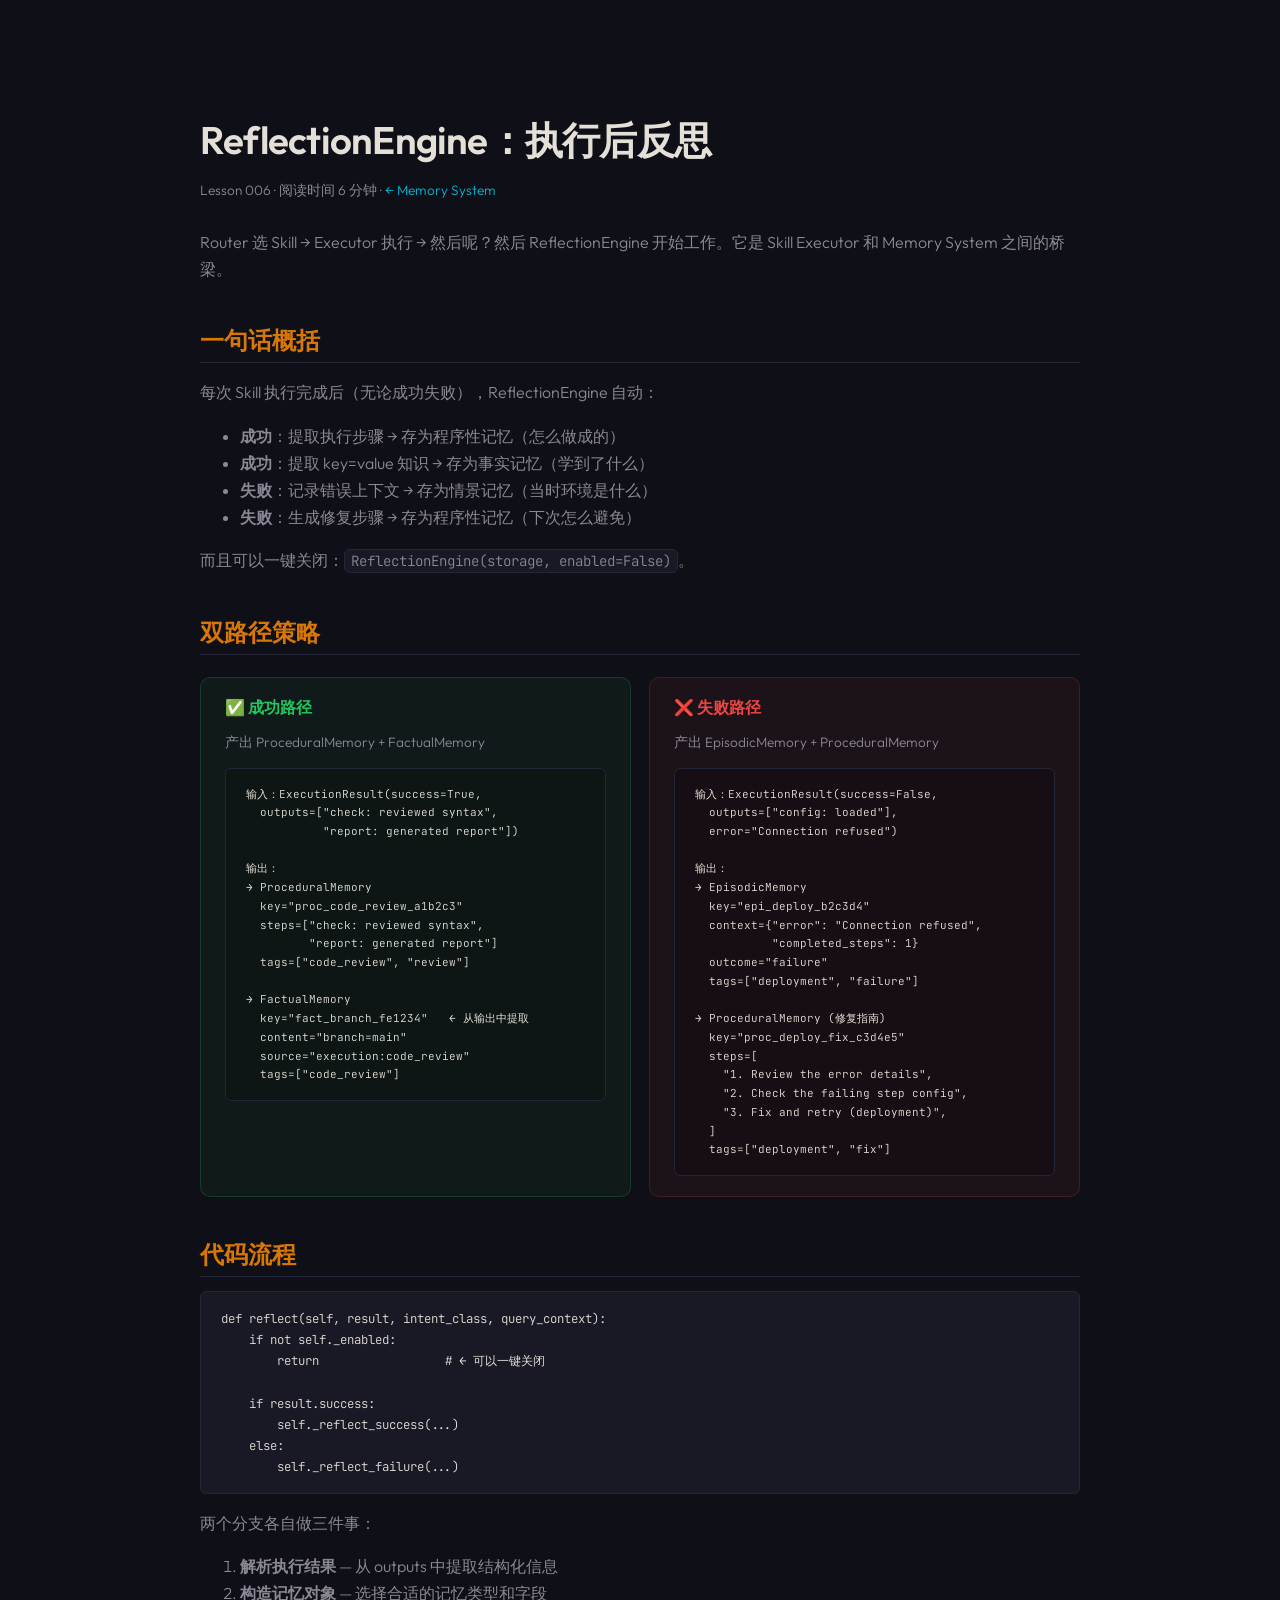
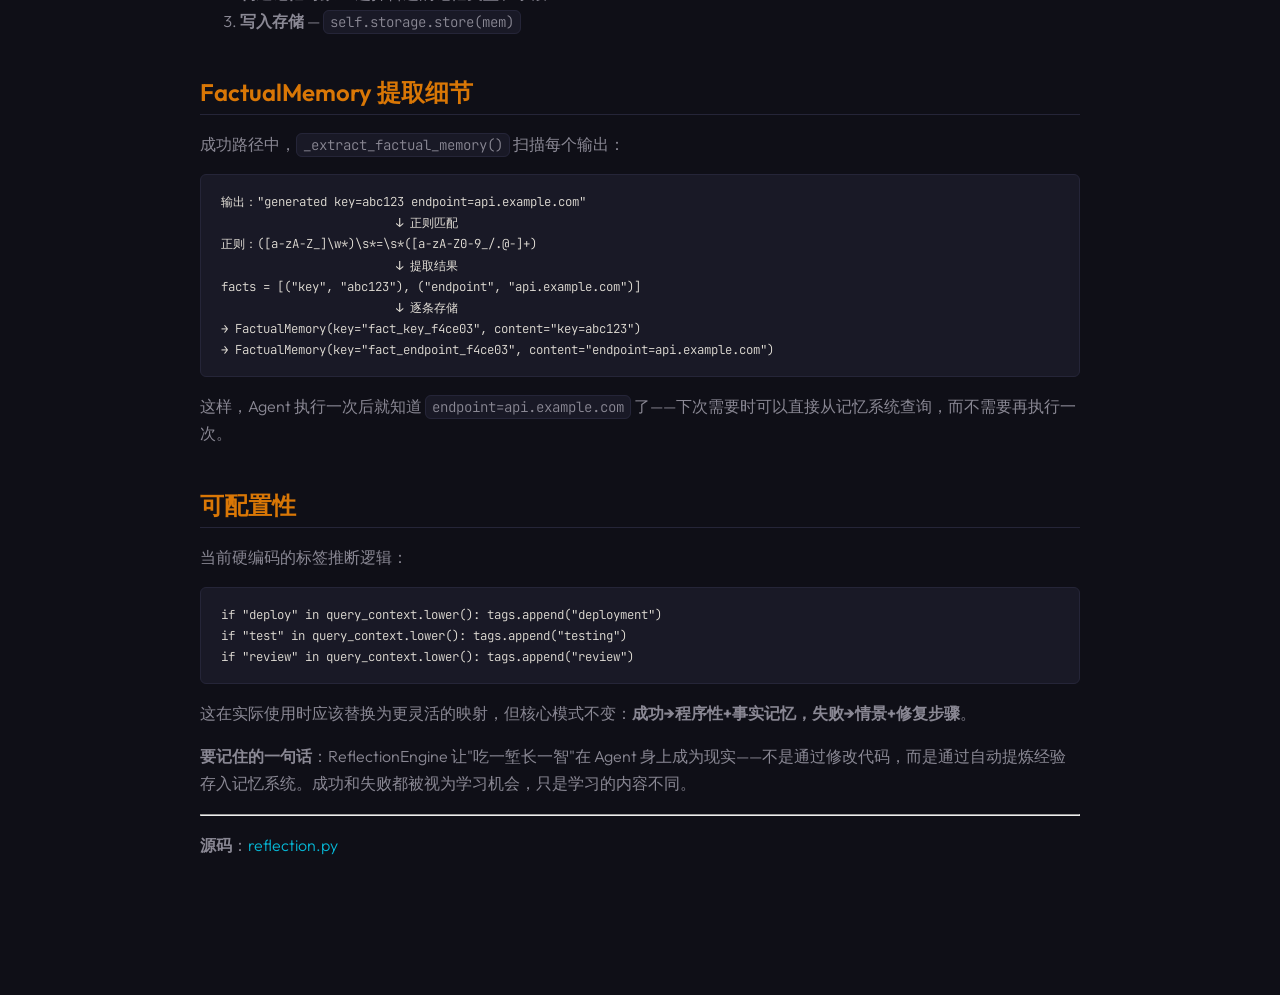
<file: lessons/0006-reflection-engine.html>
<!DOCTYPE html>
<html lang="zh-CN">
<head>
<meta charset="UTF-8">
<meta name="viewport" content="width=device-width, initial-scale=1.0">
<title>Lesson 006 — ReflectionEngine：执行后反思</title>
<link rel="preconnect" href="https://fonts.googleapis.com">
<link href="https://fonts.googleapis.com/css2?family=JetBrains+Mono:wght@400;500;600&family=Outfit:wght@300;400;600&display=swap" rel="stylesheet">
<link rel="stylesheet" href="../assets/lesson.css">
<style>
.path-grid { display: grid; grid-template-columns: 1fr 1fr; gap: 18px; margin: 1.4em 0; }
.path-card { border-radius: 10px; padding: 20px 24px; }
.path-card--ok { background: rgba(34, 197, 94, 0.06); border: 1px solid rgba(34, 197, 94, 0.2); }
.path-card--fail { background: rgba(239, 68, 68, 0.06); border: 1px solid rgba(239, 68, 68, 0.2); }
.path-card h3 { margin-top: 0; font-size: 1em; }
.path-card--ok h3 { color: #22c55e; }
.path-card--fail h3 { color: #ef4444; }
.path-card pre { font-size: 0.78em; margin: 8px 0 0; background: rgba(0,0,0,0.2); }
@media (max-width: 640px) { .path-grid { grid-template-columns: 1fr; } }
</style>
</head>
<body>

<h1>ReflectionEngine：执行后反思</h1>
<p class="meta">Lesson 006 · 阅读时间 6 分钟 · <a href="../lessons/0005-memory-system.html">← Memory System</a></p>

<p>Router 选 Skill → Executor 执行 → 然后呢？然后 ReflectionEngine 开始工作。它是 Skill Executor 和 Memory System 之间的桥梁。</p>

<h2>一句话概括</h2>

<p>每次 Skill 执行完成后（无论成功失败），ReflectionEngine 自动：</p>

<ul>
  <li><strong>成功</strong>：提取执行步骤 → 存为程序性记忆（怎么做成的）</li>
  <li><strong>成功</strong>：提取 key=value 知识 → 存为事实记忆（学到了什么）</li>
  <li><strong>失败</strong>：记录错误上下文 → 存为情景记忆（当时环境是什么）</li>
  <li><strong>失败</strong>：生成修复步骤 → 存为程序性记忆（下次怎么避免）</li>
</ul>

<p>而且可以一键关闭：<code>ReflectionEngine(storage, enabled=False)</code>。</p>

<h2>双路径策略</h2>

<div class="path-grid">
  <div class="path-card path-card--ok">
    <h3>✅ 成功路径</h3>
    <p style="font-size:0.85em; color: var(--text-muted);">产出 ProceduralMemory + FactualMemory</p>
    <pre><code>输入：ExecutionResult(success=True,
  outputs=["check: reviewed syntax",
           "report: generated report"])

输出：
→ ProceduralMemory
  key="proc_code_review_a1b2c3"
  steps=["check: reviewed syntax",
         "report: generated report"]
  tags=["code_review", "review"]

→ FactualMemory
  key="fact_branch_fe1234"   ← 从输出中提取
  content="branch=main"
  source="execution:code_review"
  tags=["code_review"]</code></pre>
  </div>
  <div class="path-card path-card--fail">
    <h3>❌ 失败路径</h3>
    <p style="font-size:0.85em; color: var(--text-muted);">产出 EpisodicMemory + ProceduralMemory</p>
    <pre><code>输入：ExecutionResult(success=False,
  outputs=["config: loaded"],
  error="Connection refused")

输出：
→ EpisodicMemory
  key="epi_deploy_b2c3d4"
  context={"error": "Connection refused",
           "completed_steps": 1}
  outcome="failure"
  tags=["deployment", "failure"]

→ ProceduralMemory (修复指南)
  key="proc_deploy_fix_c3d4e5"
  steps=[
    "1. Review the error details",
    "2. Check the failing step config",
    "3. Fix and retry (deployment)",
  ]
  tags=["deployment", "fix"]</code></pre>
  </div>
</div>

<h2>代码流程</h2>

<pre><code>def reflect(self, result, intent_class, query_context):
    if not self._enabled:
        return                  # ← 可以一键关闭

    if result.success:
        self._reflect_success(...)
    else:
        self._reflect_failure(...)</code></pre>

<p>两个分支各自做三件事：</p>
<ol>
  <li><strong>解析执行结果</strong> — 从 outputs 中提取结构化信息</li>
  <li><strong>构造记忆对象</strong> — 选择合适的记忆类型和字段</li>
  <li><strong>写入存储</strong> — <code>self.storage.store(mem)</code></li>
</ol>

<h2>FactualMemory 提取细节</h2>

<p>成功路径中，<code>_extract_factual_memory()</code> 扫描每个输出：</p>

<pre><code>输出："generated key=abc123 endpoint=api.example.com"
                         ↓ 正则匹配
正则：([a-zA-Z_]\w*)\s*=\s*([a-zA-Z0-9_/.@-]+)
                         ↓ 提取结果
facts = [("key", "abc123"), ("endpoint", "api.example.com")]
                         ↓ 逐条存储
→ FactualMemory(key="fact_key_f4ce03", content="key=abc123")
→ FactualMemory(key="fact_endpoint_f4ce03", content="endpoint=api.example.com")</code></pre>

<p>这样，Agent 执行一次后就知道 <code>endpoint=api.example.com</code> 了——下次需要时可以直接从记忆系统查询，而不需要再执行一次。</p>

<h2>可配置性</h2>

<p>当前硬编码的标签推断逻辑：</p>

<pre><code>if "deploy" in query_context.lower(): tags.append("deployment")
if "test" in query_context.lower(): tags.append("testing")
if "review" in query_context.lower(): tags.append("review")</code></pre>

<p>这在实际使用时应该替换为更灵活的映射，但核心模式不变：<strong>成功→程序性+事实记忆，失败→情景+修复步骤</strong>。</p>

<div class="key-insight">
<p><strong>要记住的一句话</strong>：ReflectionEngine 让"吃一堑长一智"在 Agent 身上成为现实——不是通过修改代码，而是通过自动提炼经验存入记忆系统。成功和失败都被视为学习机会，只是学习的内容不同。</p>
</div>

<hr>
<p><strong>源码</strong>：<a href="../src/sigma/reflection.py">reflection.py</a></p>
</body>
</html>
</file>
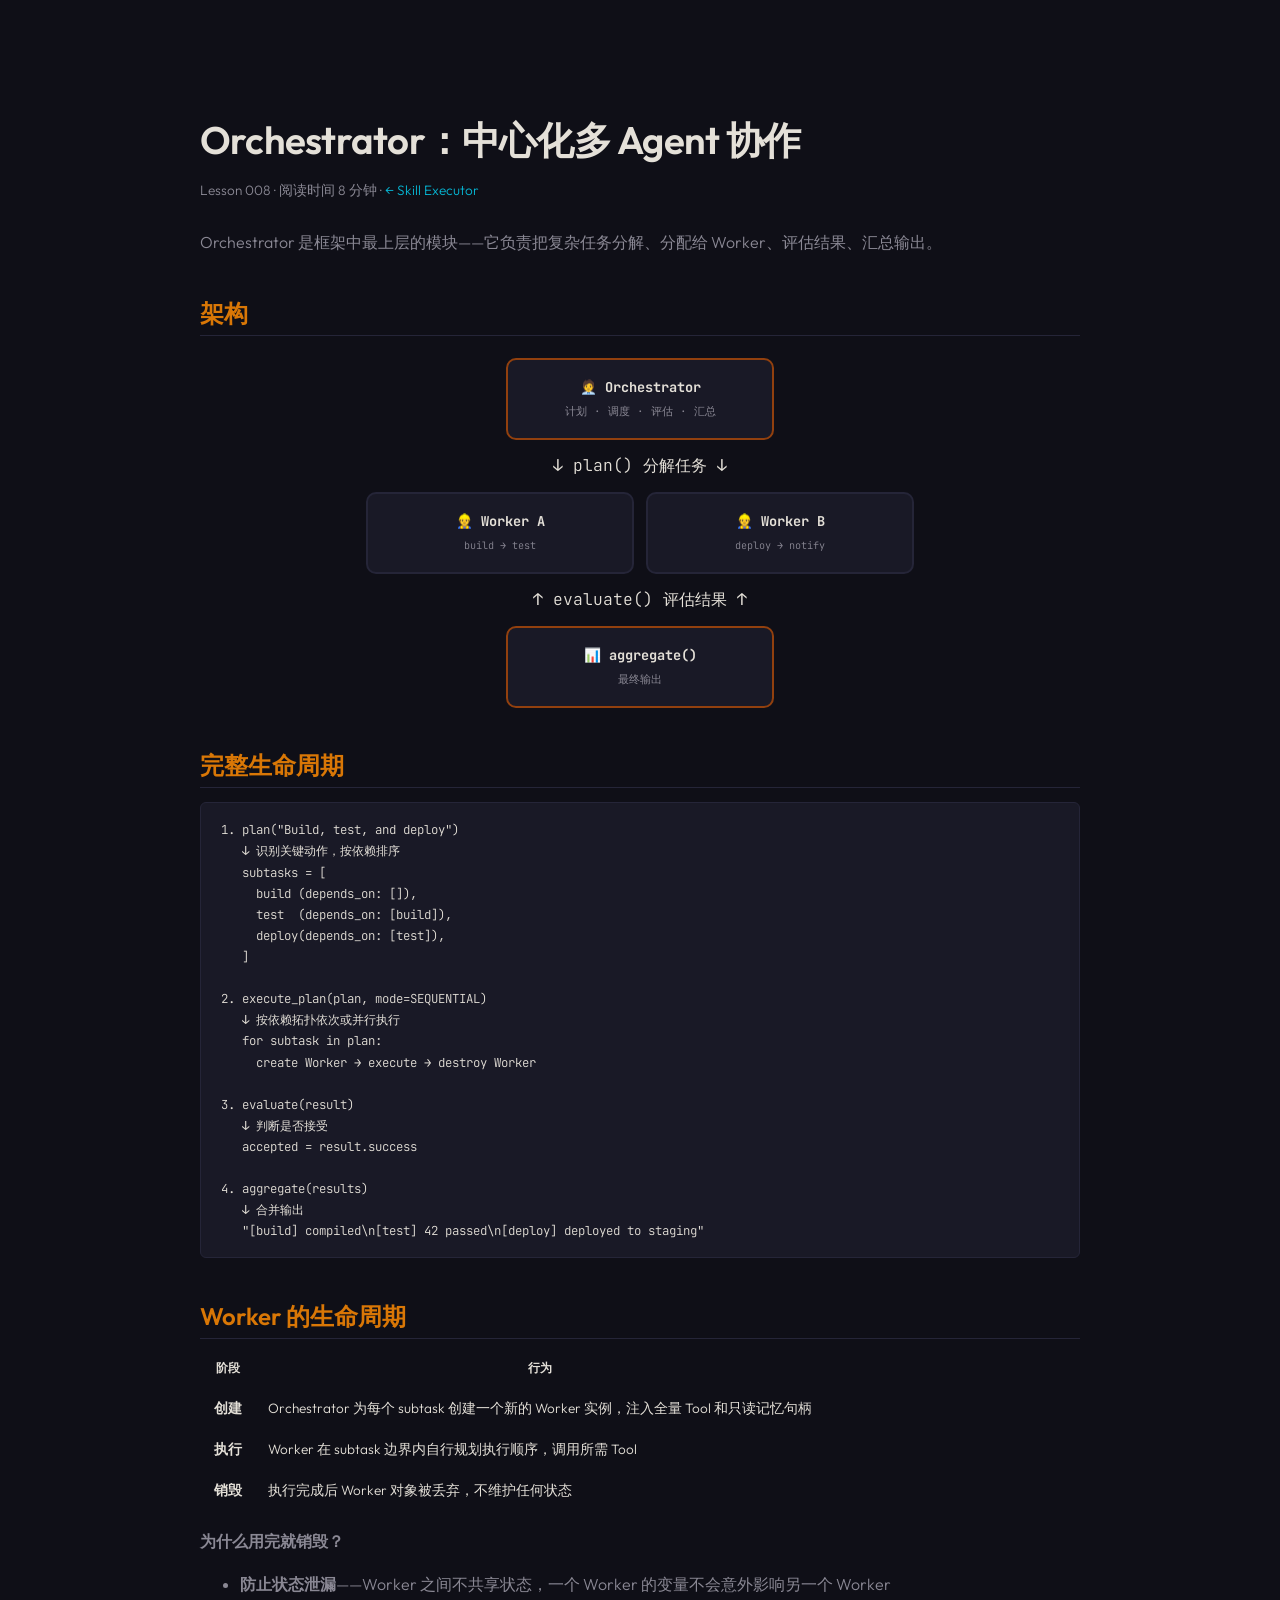
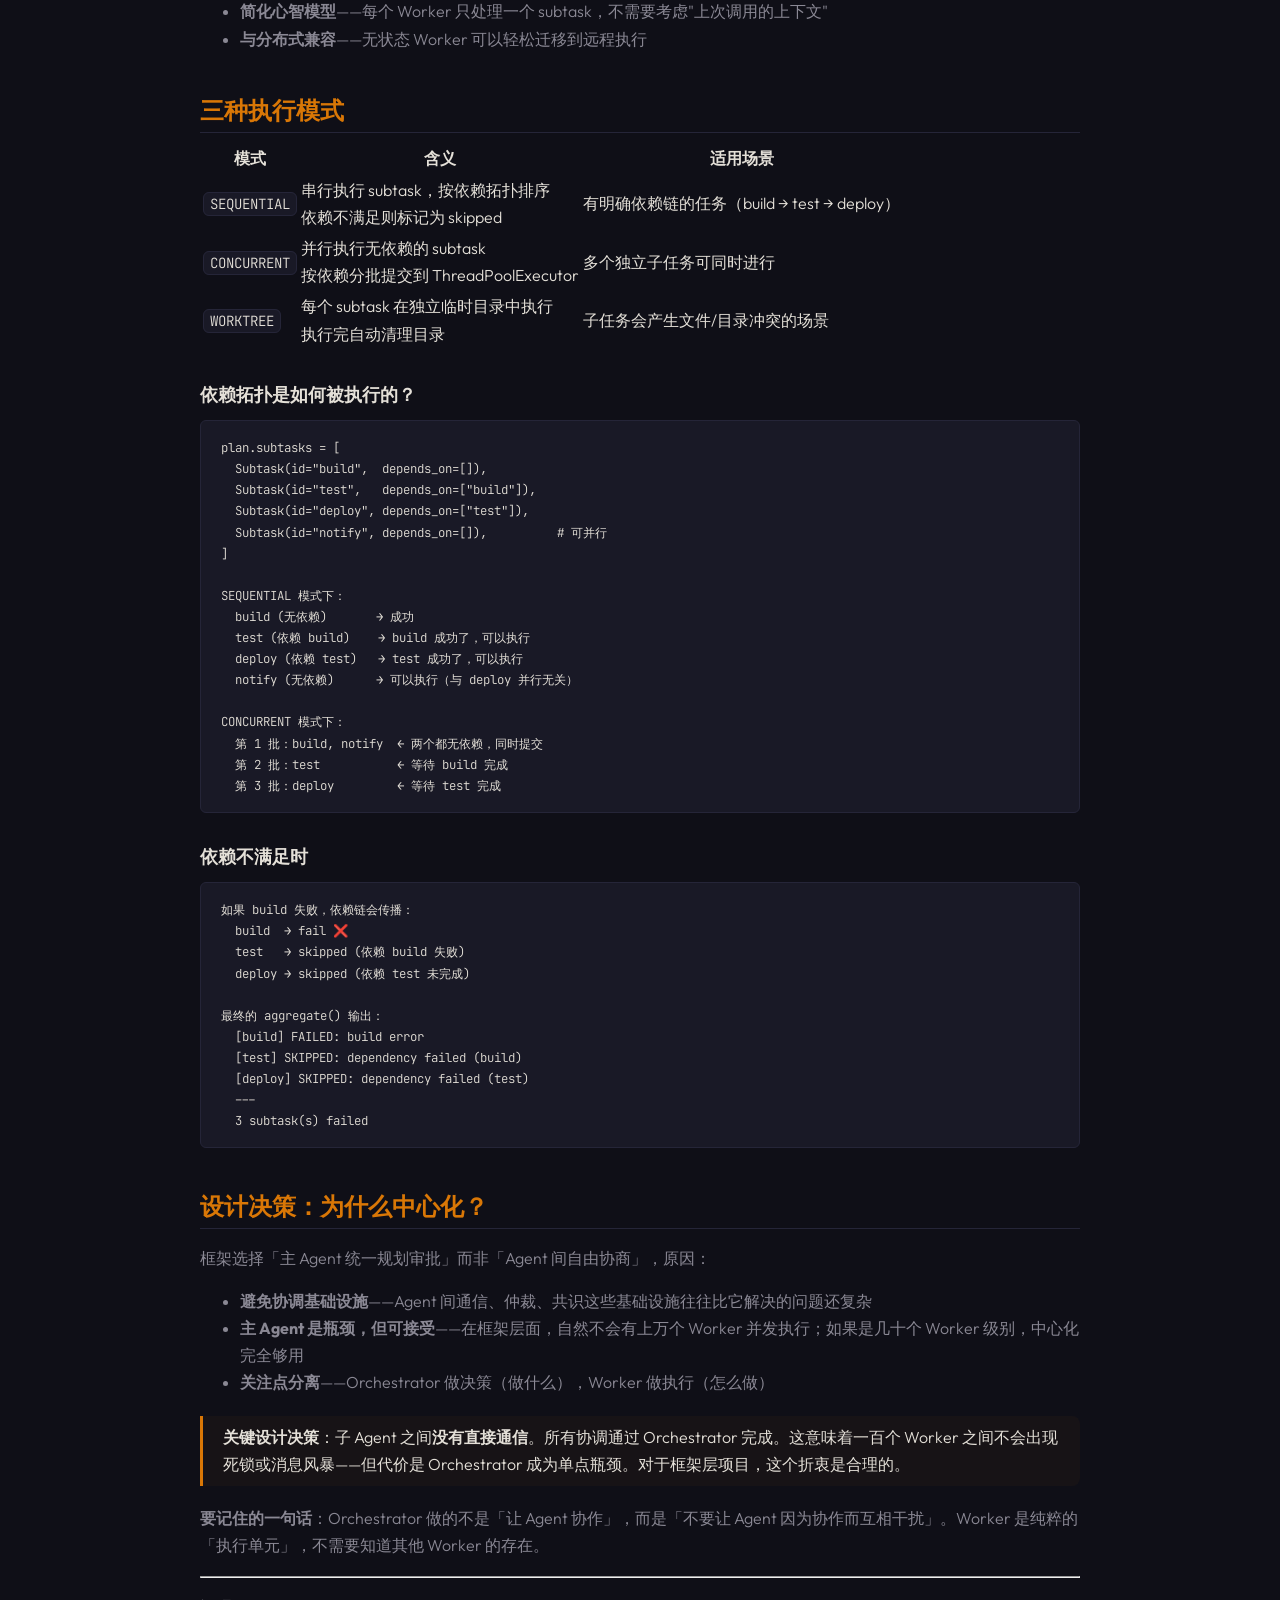
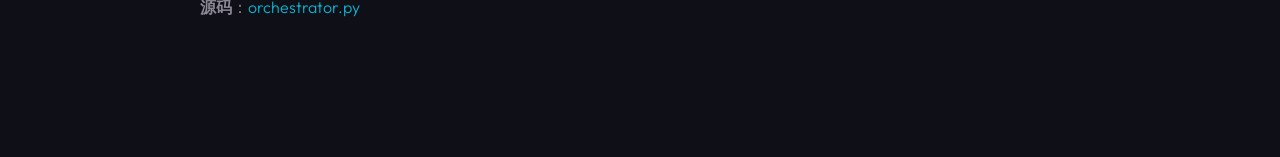
<file: lessons/0008-orchestrator.html>
<!DOCTYPE html>
<html lang="zh-CN">
<head>
<meta charset="UTF-8">
<meta name="viewport" content="width=device-width, initial-scale=1.0">
<title>Lesson 008 — Orchestrator：中心化多 Agent 协作</title>
<link rel="preconnect" href="https://fonts.googleapis.com">
<link href="https://fonts.googleapis.com/css2?family=JetBrains+Mono:wght@400;500;600&family=Outfit:wght@300;400;600&display=swap" rel="stylesheet">
<link rel="stylesheet" href="../assets/lesson.css">
<style>
.arch { display: flex; flex-direction: column; align-items: center; gap: 12px; margin: 1.6em 0; font-family: var(--font-mono); font-size: 0.85em; }
.arch-box { background: var(--surface); border: 2px solid var(--border); border-radius: 10px; padding: 16px 32px; text-align: center; min-width: 200px; }
.arch-box--main { border-color: var(--accent-dim); }
.arch-box--sub { border-color: var(--border); }
.arch .arrow { color: var(--text-dim); font-size: 1.2em; }
.arch .row { display: flex; gap: 12px; flex-wrap: wrap; justify-content: center; }

.compact-table td { font-size: 0.85em; padding: 8px 12px; }
.compact-table th { font-size: 0.75em; padding: 8px 12px; }
</style>
</head>
<body>

<h1>Orchestrator：中心化多 Agent 协作</h1>
<p class="meta">Lesson 008 · 阅读时间 8 分钟 · <a href="../lessons/0004-skill-executor.html">← Skill Executor</a></p>

<p>Orchestrator 是框架中最上层的模块——它负责把复杂任务分解、分配给 Worker、评估结果、汇总输出。</p>

<h2>架构</h2>

<div class="arch">
  <div class="arch-box arch-box--main">
    <strong>🧑‍💼 Orchestrator</strong><br>
    <span style="font-size:0.8em;color:var(--text-muted);">计划 · 调度 · 评估 · 汇总</span>
  </div>
  <div class="arrow">↓ plan() 分解任务 ↓</div>
  <div class="row">
    <div class="arch-box arch-box--sub">
      <strong>👷 Worker A</strong><br>
      <span style="font-size:0.75em;color:var(--text-muted);">build → test</span>
    </div>
    <div class="arch-box arch-box--sub">
      <strong>👷 Worker B</strong><br>
      <span style="font-size:0.75em;color:var(--text-muted);">deploy → notify</span>
    </div>
  </div>
  <div class="arrow">↑ evaluate() 评估结果 ↑</div>
  <div class="arch-box arch-box--main">
    <strong>📊 aggregate()</strong><br>
    <span style="font-size:0.8em;color:var(--text-muted);">最终输出</span>
  </div>
</div>

<h2>完整生命周期</h2>

<pre><code>1. plan("Build, test, and deploy")
   ↓ 识别关键动作，按依赖排序
   subtasks = [
     build (depends_on: []),
     test  (depends_on: [build]),
     deploy(depends_on: [test]),
   ]

2. execute_plan(plan, mode=SEQUENTIAL)
   ↓ 按依赖拓扑依次或并行执行
   for subtask in plan:
     create Worker → execute → destroy Worker

3. evaluate(result)
   ↓ 判断是否接受
   accepted = result.success

4. aggregate(results)
   ↓ 合并输出
   "[build] compiled\n[test] 42 passed\n[deploy] deployed to staging"</code></pre>

<h2>Worker 的生命周期</h2>

<table class="compare-table compact-table">
  <tr><th>阶段</th><th>行为</th></tr>
  <tr><td><strong>创建</strong></td><td>Orchestrator 为每个 subtask 创建一个新的 Worker 实例，注入全量 Tool 和只读记忆句柄</td></tr>
  <tr><td><strong>执行</strong></td><td>Worker 在 subtask 边界内自行规划执行顺序，调用所需 Tool</td></tr>
  <tr><td><strong>销毁</strong></td><td>执行完成后 Worker 对象被丢弃，不维护任何状态</td></tr>
</table>

<p><strong>为什么用完就销毁？</strong></p>
<ul>
  <li><strong>防止状态泄漏</strong>——Worker 之间不共享状态，一个 Worker 的变量不会意外影响另一个 Worker</li>
  <li><strong>简化心智模型</strong>——每个 Worker 只处理一个 subtask，不需要考虑"上次调用的上下文"</li>
  <li><strong>与分布式兼容</strong>——无状态 Worker 可以轻松迁移到远程执行</li>
</ul>

<h2>三种执行模式</h2>

<table class="compare-table">
  <tr><th>模式</th><th>含义</th><th>适用场景</th></tr>
  <tr>
    <td><code>SEQUENTIAL</code></td>
    <td>串行执行 subtask，按依赖拓扑排序<br>依赖不满足则标记为 skipped</td>
    <td>有明确依赖链的任务（build → test → deploy）</td>
  </tr>
  <tr>
    <td><code>CONCURRENT</code></td>
    <td>并行执行无依赖的 subtask<br>按依赖分批提交到 ThreadPoolExecutor</td>
    <td>多个独立子任务可同时进行</td>
  </tr>
  <tr>
    <td><code>WORKTREE</code></td>
    <td>每个 subtask 在独立临时目录中执行<br>执行完自动清理目录</td>
    <td>子任务会产生文件/目录冲突的场景</td>
  </tr>
</table>

<h3>依赖拓扑是如何被执行的？</h3>

<pre><code>plan.subtasks = [
  Subtask(id="build",  depends_on=[]),
  Subtask(id="test",   depends_on=["build"]),
  Subtask(id="deploy", depends_on=["test"]),
  Subtask(id="notify", depends_on=[]),          # 可并行
]

SEQUENTIAL 模式下：
  build (无依赖)       → 成功
  test (依赖 build)    → build 成功了，可以执行
  deploy (依赖 test)   → test 成功了，可以执行
  notify (无依赖)      → 可以执行（与 deploy 并行无关）

CONCURRENT 模式下：
  第 1 批：build, notify  ← 两个都无依赖，同时提交
  第 2 批：test           ← 等待 build 完成
  第 3 批：deploy         ← 等待 test 完成</code></pre>

<h3>依赖不满足时</h3>

<pre><code>如果 build 失败，依赖链会传播：
  build  → fail ❌
  test   → skipped (依赖 build 失败)
  deploy → skipped (依赖 test 未完成)

最终的 aggregate() 输出：
  [build] FAILED: build error
  [test] SKIPPED: dependency failed (build)
  [deploy] SKIPPED: dependency failed (test)
  ---
  3 subtask(s) failed</code></pre>

<h2>设计决策：为什么中心化？</h2>

<p>框架选择「主 Agent 统一规划审批」而非「Agent 间自由协商」，原因：</p>

<ul>
  <li><strong>避免协调基础设施</strong>——Agent 间通信、仲裁、共识这些基础设施往往比它解决的问题还复杂</li>
  <li><strong>主 Agent 是瓶颈，但可接受</strong>——在框架层面，自然不会有上万个 Worker 并发执行；如果是几十个 Worker 级别，中心化完全够用</li>
  <li><strong>关注点分离</strong>——Orchestrator 做决策（做什么），Worker 做执行（怎么做）</li>
</ul>

<blockquote>
<strong>关键设计决策</strong>：子 Agent 之间<strong>没有直接通信</strong>。所有协调通过 Orchestrator 完成。这意味着一百个 Worker 之间不会出现死锁或消息风暴——但代价是 Orchestrator 成为单点瓶颈。对于框架层项目，这个折衷是合理的。
</blockquote>

<div class="key-insight">
<p><strong>要记住的一句话</strong>：Orchestrator 做的不是「让 Agent 协作」，而是「不要让 Agent 因为协作而互相干扰」。Worker 是纯粹的「执行单元」，不需要知道其他 Worker 的存在。</p>
</div>

<hr>
<p><strong>源码</strong>：<a href="../src/sigma/orchestrator.py">orchestrator.py</a></p>
</body>
</html>
</file>
<file: assets/lesson.css>
/* Shared lesson styles — Tufte-inspired, dark theme */
:root {
  --bg: #0f0f17;
  --surface: #191926;
  --border: #252538;
  --text: #e4e0d8;
  --text-muted: #8a8894;
  --accent: #d97706;
  --accent-dim: #92400e;
  --cyan: #06b6d4;
  --font-body: 'Outfit', system-ui, sans-serif;
  --font-mono: 'JetBrains Mono', monospace;
}
body {
  background: var(--bg);
  color: var(--text);
  font-family: var(--font-body);
  font-weight: 300;
  line-height: 1.7;
  max-width: 880px;
  margin: 0 auto;
  padding: 48px 24px 120px;
  -webkit-font-smoothing: antialiased;
}
h1, h2, h3 { font-weight: 600; line-height: 1.2; margin-top: 1.8em; margin-bottom: 0.4em; }
h1 { font-size: 2.4em; letter-spacing: -0.02em; }
h2 { font-size: 1.5em; color: var(--accent); border-bottom: 1px solid var(--border); padding-bottom: 0.3em; }
h3 { font-size: 1.15em; }
p, li { font-size: 1em; color: var(--text-muted); }
a { color: var(--cyan); text-decoration: none; }
a:hover { text-decoration: underline; }
code, pre {
  font-family: var(--font-mono);
  background: var(--surface);
  border: 1px solid var(--border);
  border-radius: 6px;
  font-size: 0.88em;
}
code { padding: 2px 6px; }
pre { padding: 16px 20px; overflow-x: auto; line-height: 1.5; }
pre code { background: none; border: none; padding: 0; }
blockquote {
  border-left: 3px solid var(--accent);
  padding: 8px 20px;
  margin: 1.2em 0;
  background: rgba(217, 119, 6, 0.04);
  border-radius: 0 8px 8px 0;
}
blockquote p { margin: 0; }
.meta { color: var(--text-muted); font-size: 0.85em; margin-bottom: 2em; }
.tag {
  display: inline-block;
  font-family: var(--font-mono);
  font-size: 0.75em;
  padding: 2px 10px;
  border-radius: 12px;
  background: var(--surface);
  border: 1px solid var(--border);
  color: var(--text-muted);
  margin-right: 4px;
}
.diagram {
  background: var(--surface);
  border: 1px solid var(--border);
  border-radius: 12px;
  padding: 24px;
  margin: 1.4em 0;
  text-align: center;
  font-family: var(--font-mono);
  font-size: 0.9em;
  line-height: 2;
}
.diagram .arrow { color: var(--accent); opacity: 0.5; }
.diagram .hl { color: var(--accent); font-weight: 500; }
.diagram .hl-cyan { color: var(--cyan); }
.qa { background: var(--surface); border-radius: 10px; padding: 20px 24px; margin: 1.4em 0; }
.qa strong { color: var(--accent); }
</file>
